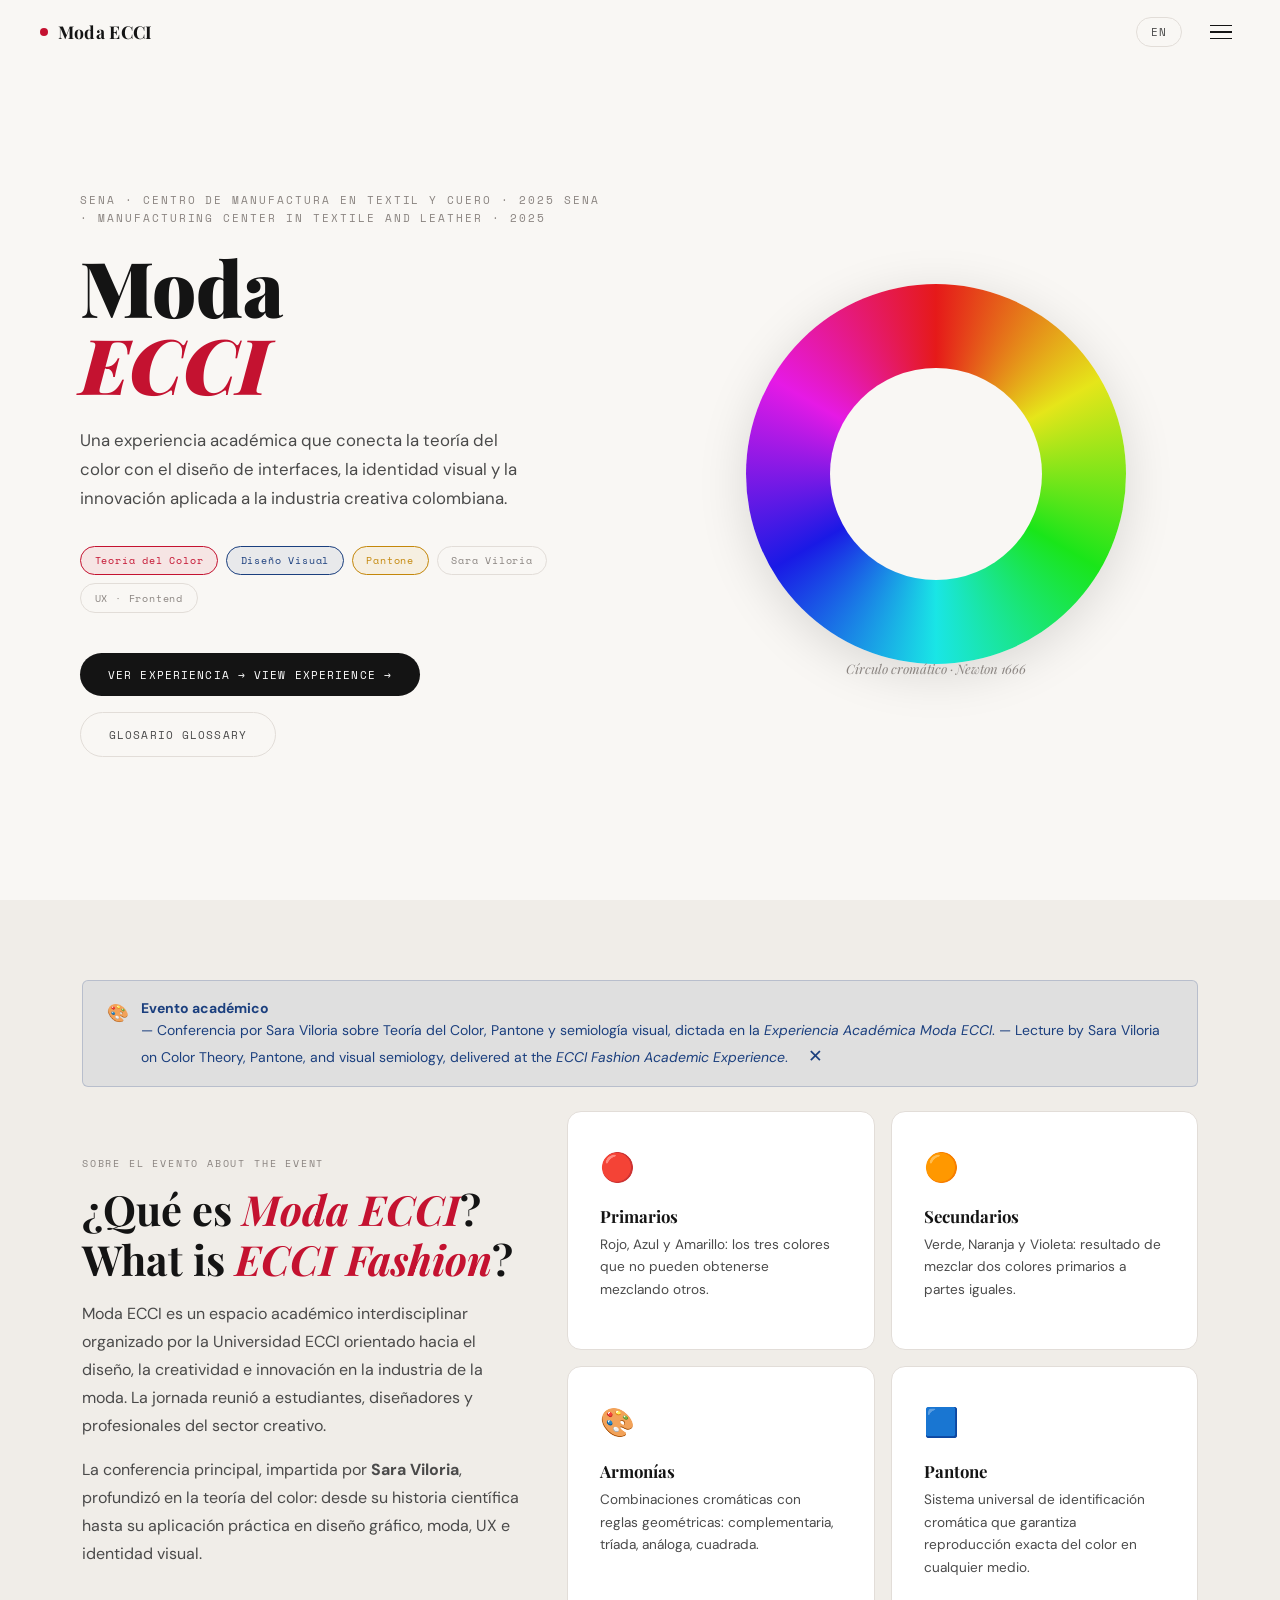
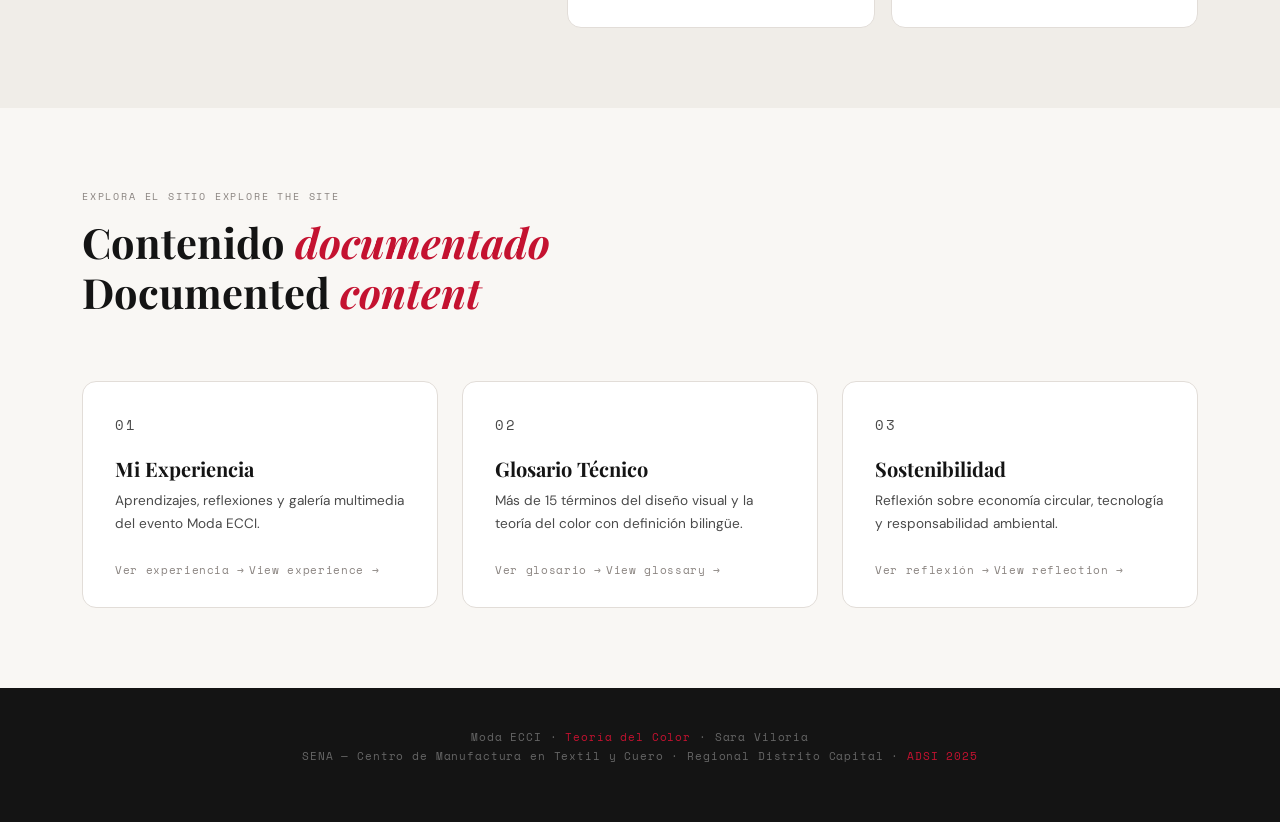
<file: index.html>
<!DOCTYPE html>
<html lang="es">
<head>
  <meta charset="UTF-8" />
  <meta name="viewport" content="width=device-width, initial-scale=1.0" />
  <title>Moda ECCI — Teoría del Color</title>
  <link rel="stylesheet" href="https://cdn.jsdelivr.net/npm/bootstrap@5.3.3/dist/css/bootstrap.min.css" />
  <link rel="stylesheet" href="css/styles.css" />
</head>
<body>

  <!-- ── TOP BAR ── -->
  <header class="topbar">
    <a href="index.html" class="topbar-logo">
      <span class="dot"></span> Moda ECCI
    </a>
    <div class="topbar-controls">
      <button class="lang-btn" id="langBtn" onclick="toggleLang()">EN</button>
      <button class="hamburger" id="hamburger" onclick="toggleMenu()" aria-label="Menú">
        <span></span><span></span><span></span>
      </button>
    </div>
  </header>

  <!-- ── MENU OVERLAY ── -->
  <div class="menu-overlay" id="menuOverlay">
    <nav>
      <a href="index.html"         data-es="Inicio"         data-en="Home">Inicio</a>
      <div class="menu-divider"></div>
      <a href="experiencia.html"   data-es="Experiencia"    data-en="Experience">Experiencia</a>
      <div class="menu-divider"></div>
      <a href="glossary.html"      data-es="Glosario"       data-en="Glossary">Glosario</a>
      <div class="menu-divider"></div>
      <a href="sostenibilidad.html" data-es="Sostenibilidad" data-en="Sustainability">Sostenibilidad</a>
    </nav>
    <p class="menu-close-hint">ESC para cerrar</p>
  </div>

  <!-- ── HERO ── -->
  <section style="min-height:100vh; display:flex; align-items:stretch;">
    <div class="hero">
      <div class="hero-text">
        <p class="eyebrow">
          <span class="txt-es">SENA · Centro de Manufactura en Textil y Cuero · 2025</span>
          <span class="txt-en">SENA · Manufacturing Center in Textile and Leather · 2025</span>
        </p>
        <h1>
          <span data-es="Moda" data-en="ECCI">Moda</span>
          <em data-es="ECCI" data-en="Fashion">ECCI</em>
        </h1>
        <p class="hero-desc txt-es">
          Una experiencia académica que conecta la teoría del color con el diseño de interfaces,
          la identidad visual y la innovación aplicada a la industria creativa colombiana.
        </p>
        <p class="hero-desc txt-en">
          An academic experience that connects color theory with interface design,
          visual identity, and innovation applied to the Colombian creative industry.
        </p>
        <div class="hero-tags">
          <span class="tag red"  data-es="Teoría del Color" data-en="Color Theory">Teoría del Color</span>
          <span class="tag blue" data-es="Diseño Visual"    data-en="Visual Design">Diseño Visual</span>
          <span class="tag gold" data-es="Pantone"          data-en="Pantone">Pantone</span>
          <span class="tag"      data-es="Sara Viloria"     data-en="Sara Viloria">Sara Viloria</span>
          <span class="tag"      data-es="UX · Frontend"    data-en="UX · Frontend">UX · Frontend</span>
        </div>
        <div class="d-flex gap-3 flex-wrap">
          <a href="experiencia.html" class="btn-moda btn-moda-dark">
            <span class="txt-es">Ver experiencia →</span>
            <span class="txt-en">View experience →</span>
          </a>
          <a href="glossary.html" class="btn-moda btn-moda-outline">
            <span class="txt-es">Glosario</span>
            <span class="txt-en">Glossary</span>
          </a>
        </div>
      </div>

      <div class="wheel-wrap">
        <div class="color-wheel"></div>
        <p class="wheel-label txt-es">Círculo cromático · Newton 1666</p>
        <p class="wheel-label txt-en">Color Wheel · Newton 1666</p>
      </div>
    </div>
  </section>

  <!-- ── SOBRE EL EVENTO ── -->
  <section class="section section-alt">
    <div class="container">

      <div class="alert-moda info mb-4 reveal">
        <span class="alert-icon">🎨</span>
        <div>
          <strong class="txt-es">Evento académico</strong>
          <strong class="txt-en">Academic event</strong>
          <span class="txt-es"> — Conferencia por Sara Viloria sobre Teoría del Color, Pantone y semiología visual, dictada en la <em>Experiencia Académica Moda ECCI</em>.</span>
          <span class="txt-en"> — Lecture by Sara Viloria on Color Theory, Pantone, and visual semiology, delivered at the <em>ECCI Fashion Academic Experience</em>.</span>
          <button class="alert-dismiss ms-3" style="background:none;border:none;cursor:pointer;color:inherit;font-size:1.1rem;">✕</button>
        </div>
      </div>

      <div class="row align-items-center g-5">
        <div class="col-lg-5 reveal">
          <p class="section-label">
            <span class="txt-es">Sobre el evento</span>
            <span class="txt-en">About the event</span>
          </p>
          <h2 class="section-title">
            <span class="txt-es">¿Qué es <em>Moda ECCI</em>?</span>
            <span class="txt-en">What is <em>ECCI Fashion</em>?</span>
          </h2>
          <p class="txt-es" style="color:var(--mid); line-height:1.75; margin-bottom:1rem;">
            Moda ECCI es un espacio académico interdisciplinar organizado por la Universidad ECCI
            orientado hacia el diseño, la creatividad e innovación en la industria de la moda.
            La jornada reunió a estudiantes, diseñadores y profesionales del sector creativo.
          </p>
          <p class="txt-en" style="color:var(--mid); line-height:1.75; margin-bottom:1rem;">
            ECCI Fashion is an interdisciplinary academic space organized by ECCI University,
            focused on design, creativity, and innovation in the fashion industry. The event
            brought together students, designers, and creative sector professionals.
          </p>
          <p class="txt-es" style="color:var(--mid); line-height:1.75;">
            La conferencia principal, impartida por <strong>Sara Viloria</strong>, profundizó en
            la teoría del color: desde su historia científica hasta su aplicación práctica en diseño
            gráfico, moda, UX e identidad visual.
          </p>
          <p class="txt-en" style="color:var(--mid); line-height:1.75;">
            The main lecture, delivered by <strong>Sara Viloria</strong>, explored color theory in depth:
            from its scientific history to its practical application in graphic design, fashion, UX,
            and visual identity.
          </p>
        </div>
        <div class="col-lg-7">
          <div class="row g-3">
            <div class="col-6 reveal reveal-d1">
              <div class="info-card">
                <div class="info-card-icon">🔴</div>
                <h4 data-es="Primarios" data-en="Primaries">Primarios</h4>
                <p class="txt-es">Rojo, Azul y Amarillo: los tres colores que no pueden obtenerse mezclando otros.</p>
                <p class="txt-en">Red, Blue, and Yellow: the three colors that cannot be obtained by mixing others.</p>
              </div>
            </div>
            <div class="col-6 reveal reveal-d2">
              <div class="info-card">
                <div class="info-card-icon">🟠</div>
                <h4 data-es="Secundarios" data-en="Secondaries">Secundarios</h4>
                <p class="txt-es">Verde, Naranja y Violeta: resultado de mezclar dos colores primarios a partes iguales.</p>
                <p class="txt-en">Green, Orange, and Violet: results of mixing two primary colors in equal parts.</p>
              </div>
            </div>
            <div class="col-6 reveal reveal-d3">
              <div class="info-card">
                <div class="info-card-icon">🎨</div>
                <h4 data-es="Armonías" data-en="Harmonies">Armonías</h4>
                <p class="txt-es">Combinaciones cromáticas con reglas geométricas: complementaria, tríada, análoga, cuadrada.</p>
                <p class="txt-en">Chromatic combinations with geometric rules: complementary, triadic, analogous, square.</p>
              </div>
            </div>
            <div class="col-6 reveal reveal-d4">
              <div class="info-card">
                <div class="info-card-icon">🟦</div>
                <h4 data-es="Pantone" data-en="Pantone">Pantone</h4>
                <p class="txt-es">Sistema universal de identificación cromática que garantiza reproducción exacta del color en cualquier medio.</p>
                <p class="txt-en">Universal color identification system that ensures exact color reproduction in any medium.</p>
              </div>
            </div>
          </div>
        </div>
      </div>
    </div>
  </section>

  <!-- ── NAVEGACIÓN HACIA PÁGINAS ── -->
  <section class="section">
    <div class="container">
      <div class="row mb-5 reveal">
        <div class="col-lg-6">
          <p class="section-label">
            <span class="txt-es">Explora el sitio</span>
            <span class="txt-en">Explore the site</span>
          </p>
          <h2 class="section-title">
            <span class="txt-es">Contenido <em>documentado</em></span>
            <span class="txt-en">Documented <em>content</em></span>
          </h2>
        </div>
      </div>
      <div class="row g-4">
        <div class="col-md-4 reveal reveal-d1">
          <a href="experiencia.html" class="nav-card-link">
            <div class="nav-card">
              <p class="nav-card-num">01</p>
              <h3 data-es="Mi Experiencia" data-en="My Experience">Mi Experiencia</h3>
              <p class="txt-es">Aprendizajes, reflexiones y galería multimedia del evento Moda ECCI.</p>
              <p class="txt-en">Learnings, reflections, and multimedia gallery from the ECCI Fashion event.</p>
              <span class="nav-card-arrow txt-es">Ver experiencia →</span>
              <span class="nav-card-arrow txt-en">View experience →</span>
            </div>
          </a>
        </div>
        <div class="col-md-4 reveal reveal-d2">
          <a href="glossary.html" class="nav-card-link">
            <div class="nav-card v-blue">
              <p class="nav-card-num">02</p>
              <h3 data-es="Glosario Técnico" data-en="Technical Glossary">Glosario Técnico</h3>
              <p class="txt-es">Más de 15 términos del diseño visual y la teoría del color con definición bilingüe.</p>
              <p class="txt-en">Over 15 visual design and color theory terms with bilingual definitions.</p>
              <span class="nav-card-arrow txt-es">Ver glosario →</span>
              <span class="nav-card-arrow txt-en">View glossary →</span>
            </div>
          </a>
        </div>
        <div class="col-md-4 reveal reveal-d3">
          <a href="sostenibilidad.html" class="nav-card-link">
            <div class="nav-card v-gold">
              <p class="nav-card-num">03</p>
              <h3 data-es="Sostenibilidad" data-en="Sustainability">Sostenibilidad</h3>
              <p class="txt-es">Reflexión sobre economía circular, tecnología y responsabilidad ambiental.</p>
              <p class="txt-en">Reflection on circular economy, technology, and environmental responsibility.</p>
              <span class="nav-card-arrow txt-es">Ver reflexión →</span>
              <span class="nav-card-arrow txt-en">View reflection →</span>
            </div>
          </a>
        </div>
      </div>
    </div>
  </section>

  <!-- ── FOOTER ── -->
  <footer>
    <p>
      Moda ECCI · <span>Teoría del Color</span> · Sara Viloria<br>
      SENA — Centro de Manufactura en Textil y Cuero · Regional Distrito Capital · <span>ADSI 2025</span>
    </p>
  </footer>

  <script src="https://cdn.jsdelivr.net/npm/bootstrap@5.3.3/dist/js/bootstrap.bundle.min.js"></script>
  <script src="js/main.js"></script>
</body>
</html>
</file>
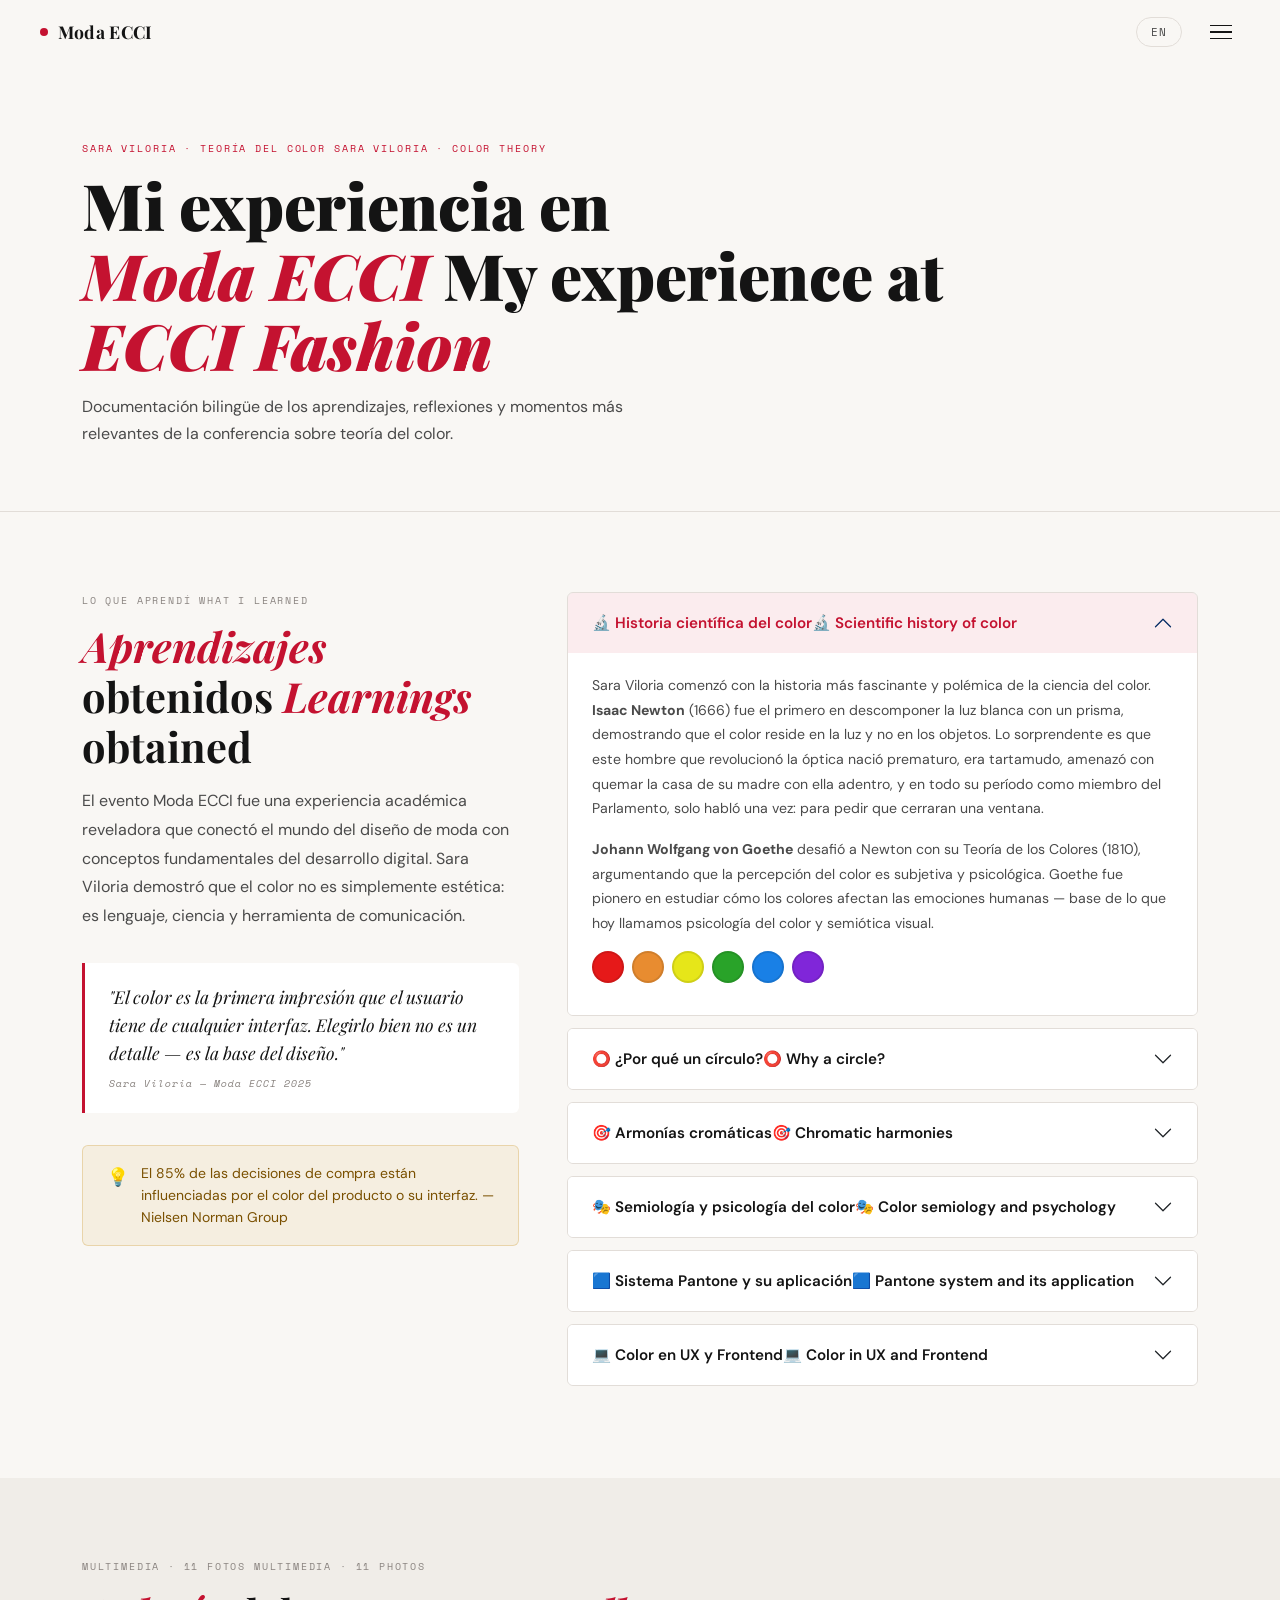
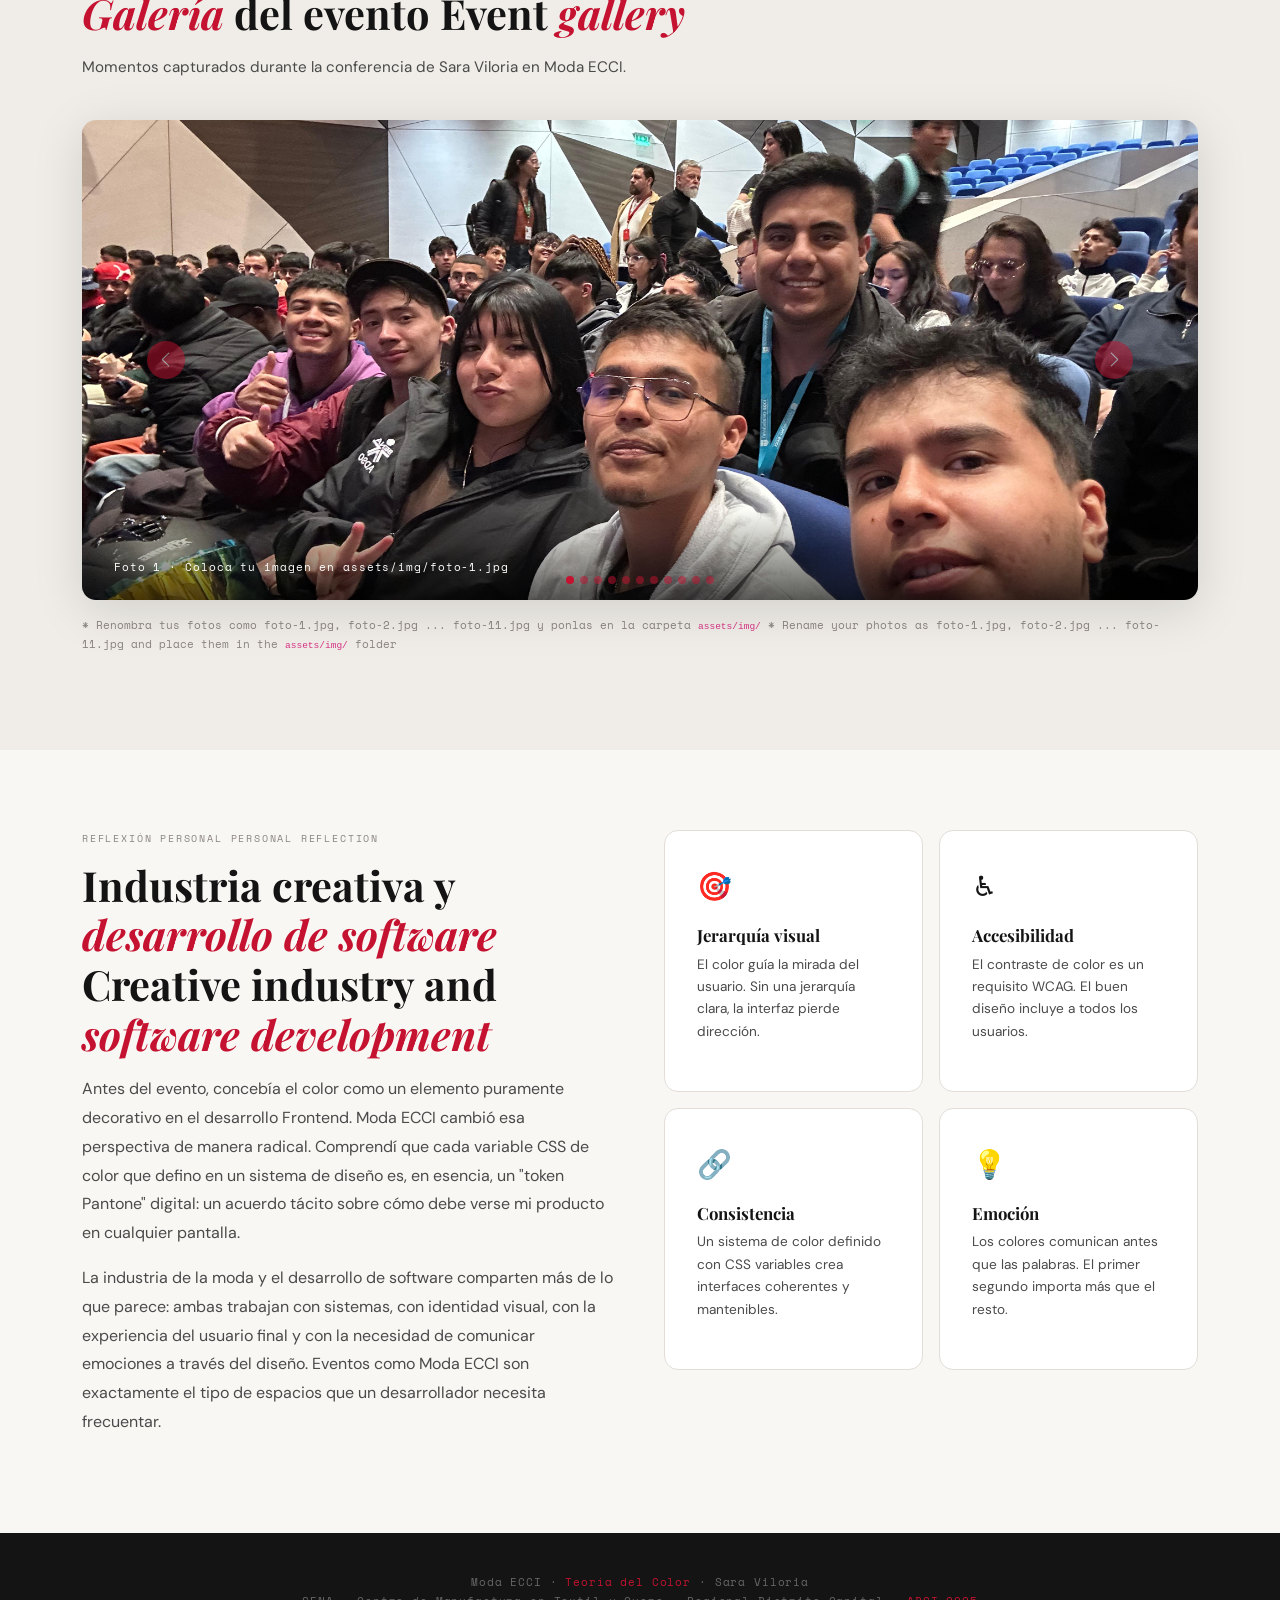
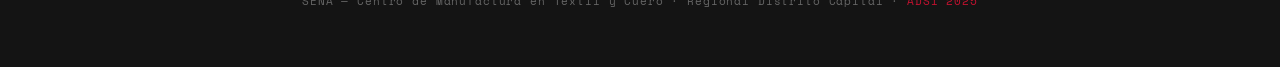
<file: experiencia.html>
<!doctype html>
<html lang="es">
  <head>
    <meta charset="UTF-8" />
    <meta name="viewport" content="width=device-width, initial-scale=1.0" />
    <title>Experiencia — Moda ECCI</title>
    <link
      rel="stylesheet"
      href="https://cdn.jsdelivr.net/npm/bootstrap@5.3.3/dist/css/bootstrap.min.css"
    />
    <link rel="stylesheet" href="css/styles.css" />
  </head>
  <body>
    <!-- TOP BAR -->
    <header class="topbar">
      <a href="index.html" class="topbar-logo">
        <span class="dot"></span> Moda ECCI
      </a>
      <div class="topbar-controls">
        <button class="lang-btn" id="langBtn" onclick="toggleLang()">EN</button>
        <button
          class="hamburger"
          id="hamburger"
          onclick="toggleMenu()"
          aria-label="Menú"
        >
          <span></span><span></span><span></span>
        </button>
      </div>
    </header>

    <!-- MENU OVERLAY -->
    <div class="menu-overlay" id="menuOverlay">
      <nav>
        <a href="index.html" data-es="Inicio" data-en="Home">Inicio</a>
        <div class="menu-divider"></div>
        <a href="experiencia.html" data-es="Experiencia" data-en="Experience"
          >Experiencia</a
        >
        <div class="menu-divider"></div>
        <a href="glossary.html" data-es="Glosario" data-en="Glossary"
          >Glosario</a
        >
        <div class="menu-divider"></div>
        <a
          href="sostenibilidad.html"
          data-es="Sostenibilidad"
          data-en="Sustainability"
          >Sostenibilidad</a
        >
      </nav>
      <p class="menu-close-hint">ESC para cerrar</p>
    </div>

    <!-- PAGE HEADER -->
    <div class="page-hdr">
      <div class="container">
        <p class="eyebrow">
          <span class="txt-es">Sara Viloria · Teoría del Color</span>
          <span class="txt-en">Sara Viloria · Color Theory</span>
        </p>
        <h1>
          <span class="txt-es"
            >Mi experiencia en<br /><em
              style="font-style: italic; color: var(--red)"
              >Moda ECCI</em
            ></span
          >
          <span class="txt-en"
            >My experience at<br /><em
              style="font-style: italic; color: var(--red)"
              >ECCI Fashion</em
            ></span
          >
        </h1>
        <p class="txt-es">
          Documentación bilingüe de los aprendizajes, reflexiones y momentos más
          relevantes de la conferencia sobre teoría del color.
        </p>
        <p class="txt-en">
          Bilingual documentation of the learnings, reflections, and most
          relevant moments from the color theory lecture.
        </p>
      </div>
    </div>

    <!-- ── APRENDIZAJES PRINCIPALES ── -->
    <section class="section">
      <div class="container">
        <div class="row g-5 align-items-start">
          <div class="col-lg-5 reveal">
            <p class="section-label">
              <span class="txt-es">Lo que aprendí</span>
              <span class="txt-en">What I learned</span>
            </p>
            <h2 class="section-title">
              <span class="txt-es"><em>Aprendizajes</em> obtenidos</span>
              <span class="txt-en"><em>Learnings</em> obtained</span>
            </h2>
            <p
              class="txt-es"
              style="
                color: var(--mid);
                line-height: 1.8;
                margin-bottom: 1.25rem;
              "
            >
              El evento Moda ECCI fue una experiencia académica reveladora que
              conectó el mundo del diseño de moda con conceptos fundamentales
              del desarrollo digital. Sara Viloria demostró que el color no es
              simplemente estética: es lenguaje, ciencia y herramienta de
              comunicación.
            </p>
            <p
              class="txt-en"
              style="
                color: var(--mid);
                line-height: 1.8;
                margin-bottom: 1.25rem;
              "
            >
              The ECCI Fashion event was a revealing academic experience that
              connected the world of fashion design with fundamental digital
              development concepts. Sara Viloria demonstrated that color is not
              merely aesthetics: it is language, science, and a communication
              tool.
            </p>

            <div class="quote-block">
              <p class="txt-es">
                "El color es la primera impresión que el usuario tiene de
                cualquier interfaz. Elegirlo bien no es un detalle — es la base
                del diseño."
              </p>
              <p class="txt-en">
                "Color is the first impression a user has of any interface.
                Choosing it well is not a detail — it is the foundation of
                design."
              </p>
              <cite>Sara Viloria — Moda ECCI 2025</cite>
            </div>

            <div class="alert-moda warn mt-3">
              <span class="alert-icon">💡</span>
              <p class="txt-es mb-0">
                El 85% de las decisiones de compra están influenciadas por el
                color del producto o su interfaz. — Nielsen Norman Group
              </p>
              <p class="txt-en mb-0">
                85% of purchase decisions are influenced by the color of the
                product or its interface. — Nielsen Norman Group
              </p>
            </div>
          </div>

          <div class="col-lg-7">
            <!-- ACCORDION -->
            <div class="accordion reveal reveal-d1" id="accordionExp">
              <div class="accordion-item">
                <h2 class="accordion-header">
                  <button
                    class="accordion-button"
                    type="button"
                    data-bs-toggle="collapse"
                    data-bs-target="#acc1"
                  >
                    <span class="txt-es">🔬 Historia científica del color</span>
                    <span class="txt-en">🔬 Scientific history of color</span>
                  </button>
                </h2>
                <div
                  id="acc1"
                  class="accordion-collapse collapse show"
                  data-bs-parent="#accordionExp"
                >
                  <div class="accordion-body">
                    <p class="txt-es">
                      Sara Viloria comenzó con la historia más fascinante y
                      polémica de la ciencia del color.
                      <strong>Isaac Newton</strong> (1666) fue el primero en
                      descomponer la luz blanca con un prisma, demostrando que
                      el color reside en la luz y no en los objetos. Lo
                      sorprendente es que este hombre que revolucionó la óptica
                      nació prematuro, era tartamudo, amenazó con quemar la casa
                      de su madre con ella adentro, y en todo su período como
                      miembro del Parlamento, solo habló una vez: para pedir que
                      cerraran una ventana.
                    </p>
                    <p class="txt-en">
                      Sara Viloria began with the most fascinating and
                      controversial history in color science.
                      <strong>Isaac Newton</strong> (1666) was the first to
                      decompose white light with a prism, demonstrating that
                      color resides in light, not in objects. Remarkably, this
                      man who revolutionized optics was born premature, had a
                      stutter, once threatened to burn his mother's house with
                      her inside, and during his entire tenure as a Parliament
                      member, he only spoke once — to ask someone to close a
                      window.
                    </p>
                    <p class="txt-es" style="margin-top: 0.75rem">
                      <strong>Johann Wolfgang von Goethe</strong> desafió a
                      Newton con su Teoría de los Colores (1810), argumentando
                      que la percepción del color es subjetiva y psicológica.
                      Goethe fue pionero en estudiar cómo los colores afectan
                      las emociones humanas — base de lo que hoy llamamos
                      psicología del color y semiótica visual.
                    </p>
                    <p class="txt-en" style="margin-top: 0.75rem">
                      <strong>Johann Wolfgang von Goethe</strong> challenged
                      Newton with his Theory of Colors (1810), arguing that
                      color perception is subjective and psychological. Goethe
                      pioneered the study of how colors affect human emotions —
                      the foundation of what we now call color psychology and
                      visual semiotics.
                    </p>
                    <div class="harmony-row mt-2">
                      <div
                        class="swatch"
                        style="background: hsl(0, 80%, 50%)"
                        title="Rojo/Red"
                      ></div>
                      <div
                        class="swatch"
                        style="background: hsl(30, 80%, 55%)"
                        title="Naranja/Orange"
                      ></div>
                      <div
                        class="swatch"
                        style="background: hsl(60, 80%, 50%)"
                        title="Amarillo/Yellow"
                      ></div>
                      <div
                        class="swatch"
                        style="background: hsl(120, 60%, 40%)"
                        title="Verde/Green"
                      ></div>
                      <div
                        class="swatch"
                        style="background: hsl(210, 80%, 50%)"
                        title="Azul/Blue"
                      ></div>
                      <div
                        class="swatch"
                        style="background: hsl(270, 70%, 50%)"
                        title="Violeta/Violet"
                      ></div>
                    </div>
                  </div>
                </div>
              </div>

              <div class="accordion-item">
                <h2 class="accordion-header">
                  <button
                    class="accordion-button collapsed"
                    type="button"
                    data-bs-toggle="collapse"
                    data-bs-target="#acc2"
                  >
                    <span class="txt-es">⭕ ¿Por qué un círculo?</span>
                    <span class="txt-en">⭕ Why a circle?</span>
                  </button>
                </h2>
                <div
                  id="acc2"
                  class="accordion-collapse collapse"
                  data-bs-parent="#accordionExp"
                >
                  <div class="accordion-body">
                    <p class="txt-es">
                      Una de las preguntas más originales de la conferencia fue:
                      ¿por qué representamos los colores en un círculo? La
                      respuesta tiene raíces filosóficas y astronómicas. El
                      filósofo pitagórico
                      <strong>Filoalo</strong> fue la primera persona
                      documentada en postular que la Tierra gira alrededor de un
                      "fuego central". Esta idea fue retomada por Copérnico para
                      la teoría heliocéntrica, y Newton se basó en Copérnico
                      para desarrollar la ley de la gravedad.
                    </p>
                    <p class="txt-en">
                      One of the most original questions from the conference
                      was: why do we represent colors in a circle? The answer
                      has philosophical and astronomical roots. The Pythagorean
                      philosopher
                      <strong>Philolaus</strong> was the first documented person
                      to propose that Earth revolves around a "central fire."
                      This idea was adopted by Copernicus for the heliocentric
                      theory, and Newton built on Copernicus to develop the law
                      of gravity.
                    </p>
                    <p class="txt-es" style="margin-top: 0.75rem">
                      El círculo refleja la naturaleza continua y cíclica de las
                      relaciones cromáticas: no hay inicio ni fin, igual que el
                      espectro de la luz. Esta forma geométrica perfecta permite
                      visualizar las armonías, los contrastes y las relaciones
                      entre colores de manera intuitiva.
                    </p>
                    <p class="txt-en" style="margin-top: 0.75rem">
                      The circle reflects the continuous and cyclical nature of
                      chromatic relationships: there is no beginning or end,
                      just like the light spectrum. This perfect geometric shape
                      allows us to visualize harmonies, contrasts, and color
                      relationships intuitively.
                    </p>
                  </div>
                </div>
              </div>

              <div class="accordion-item">
                <h2 class="accordion-header">
                  <button
                    class="accordion-button collapsed"
                    type="button"
                    data-bs-toggle="collapse"
                    data-bs-target="#acc3"
                  >
                    <span class="txt-es">🎯 Armonías cromáticas</span>
                    <span class="txt-en">🎯 Chromatic harmonies</span>
                  </button>
                </h2>
                <div
                  id="acc3"
                  class="accordion-collapse collapse"
                  data-bs-parent="#accordionExp"
                >
                  <div class="accordion-body">
                    <p class="txt-es" style="margin-bottom: 0.75rem">
                      Las armonías son combinaciones de colores que siguen
                      reglas geométricas dentro del círculo cromático:
                    </p>
                    <p class="txt-en" style="margin-bottom: 0.75rem">
                      Harmonies are color combinations that follow geometric
                      rules within the color wheel:
                    </p>
                    <ul
                      style="
                        color: var(--mid);
                        font-size: 0.875rem;
                        line-height: 2;
                        padding-left: 1.25rem;
                      "
                    >
                      <li class="txt-es">
                        <strong>Complementarios:</strong> colores opuestos en el
                        círculo (máximo contraste).
                      </li>
                      <li class="txt-en">
                        <strong>Complementary:</strong> colors directly opposite
                        on the wheel (maximum contrast).
                      </li>
                      <li class="txt-es">
                        <strong>Tríada:</strong> tres colores formando un
                        triángulo equilátero o isósceles.
                      </li>
                      <li class="txt-en">
                        <strong>Triadic:</strong> three colors forming an
                        equilateral or isosceles triangle.
                      </li>
                      <li class="txt-es">
                        <strong>Cuadrado:</strong> cuatro colores formando un
                        cuadrado.
                      </li>
                      <li class="txt-en">
                        <strong>Square (Tetradic):</strong> four colors forming
                        a square.
                      </li>
                      <li class="txt-es">
                        <strong>Rectángulo:</strong> cuatro colores en figura
                        rectangular.
                      </li>
                      <li class="txt-en">
                        <strong>Rectangle:</strong> four colors in a rectangular
                        arrangement.
                      </li>
                      <li class="txt-es">
                        <strong>Análogos:</strong> grupo de tres colores
                        adyacentes (se tocan en el círculo).
                      </li>
                      <li class="txt-en">
                        <strong>Analogous:</strong> group of three adjacent
                        colors (touching on the wheel).
                      </li>
                    </ul>
                    <p
                      class="txt-es"
                      style="
                        margin-top: 0.75rem;
                        color: var(--mid);
                        font-size: 0.875rem;
                      "
                    >
                      En UX y diseño de interfaces, usar una armonía definida no
                      es solo estética: mejora la jerarquía visual, la
                      accesibilidad y la coherencia de la experiencia de
                      usuario.
                    </p>
                    <p
                      class="txt-en"
                      style="
                        margin-top: 0.75rem;
                        color: var(--mid);
                        font-size: 0.875rem;
                      "
                    >
                      In UX and interface design, using a defined harmony is not
                      just aesthetics: it improves visual hierarchy,
                      accessibility, and consistency of user experience.
                    </p>
                  </div>
                </div>
              </div>

              <div class="accordion-item">
                <h2 class="accordion-header">
                  <button
                    class="accordion-button collapsed"
                    type="button"
                    data-bs-toggle="collapse"
                    data-bs-target="#acc4"
                  >
                    <span class="txt-es"
                      >🎭 Semiología y psicología del color</span
                    >
                    <span class="txt-en"
                      >🎭 Color semiology and psychology</span
                    >
                  </button>
                </h2>
                <div
                  id="acc4"
                  class="accordion-collapse collapse"
                  data-bs-parent="#accordionExp"
                >
                  <div class="accordion-body">
                    <p class="txt-es">
                      La semiología del color estudia los significados
                      culturales y emocionales que los colores comunican. Goethe
                      fue pionero en esta área: para él, el
                      <strong>rojo</strong> representa pasión y energía; el
                      <strong>azul</strong>, calma y confianza; el
                      <strong>amarillo</strong>, optimismo y creatividad; el
                      <strong>verde</strong>, naturaleza y equilibrio.
                    </p>
                    <p class="txt-en">
                      Color semiology studies the cultural and emotional
                      meanings that colors communicate. Goethe was a pioneer in
                      this area: for him, <strong>red</strong> represents
                      passion and energy; <strong>blue</strong>, calm and trust;
                      <strong>yellow</strong>, optimism and creativity;
                      <strong>green</strong>, nature and balance.
                    </p>
                    <p class="txt-es" style="margin-top: 0.75rem">
                      Aplicado al desarrollo Frontend, esto significa que cada
                      decisión de color en una interfaz comunica algo al
                      usuario. Los botones de llamado a la acción (CTA) suelen
                      ser rojos o naranjas porque generan urgencia. Las
                      interfaces bancarias usan azul para transmitir seguridad.
                    </p>
                    <p class="txt-en" style="margin-top: 0.75rem">
                      Applied to Frontend development, this means every color
                      decision in an interface communicates something to the
                      user. Call-to-action buttons are often red or orange
                      because they generate urgency. Banking interfaces use blue
                      to convey security.
                    </p>
                  </div>
                </div>
              </div>

              <div class="accordion-item">
                <h2 class="accordion-header">
                  <button
                    class="accordion-button collapsed"
                    type="button"
                    data-bs-toggle="collapse"
                    data-bs-target="#acc5"
                  >
                    <span class="txt-es"
                      >🟦 Sistema Pantone y su aplicación</span
                    >
                    <span class="txt-en"
                      >🟦 Pantone system and its application</span
                    >
                  </button>
                </h2>
                <div
                  id="acc5"
                  class="accordion-collapse collapse"
                  data-bs-parent="#accordionExp"
                >
                  <div class="accordion-body">
                    <p class="txt-es">
                      El sistema <strong>Pantone</strong> es un lenguaje
                      universal del color: cada tono tiene un código único que
                      garantiza reproducción exacta en cualquier medio, país o
                      tecnología. Fue creado en 1963 por Lawrence Herbert y hoy
                      es el estándar de la industria en moda, diseño gráfico,
                      packaging y producción digital.
                    </p>
                    <p class="txt-en">
                      The <strong>Pantone</strong> system is a universal
                      language of color: each hue has a unique code that
                      guarantees exact reproduction in any medium, country, or
                      technology. It was created in 1963 by Lawrence Herbert and
                      is today the industry standard in fashion, graphic design,
                      packaging, and digital production.
                    </p>
                    <p class="txt-es" style="margin-top: 0.75rem">
                      En diseño de interfaces, los tokens de color (CSS
                      variables, design tokens) cumplen una función similar al
                      Pantone: asegurar consistencia cromática en todos los
                      componentes de un sistema de diseño. Esta conexión entre
                      moda y desarrollo de software fue uno de los aprendizajes
                      más valiosos del evento.
                    </p>
                    <p class="txt-en" style="margin-top: 0.75rem">
                      In interface design, color tokens (CSS variables, design
                      tokens) fulfill a similar function to Pantone: ensuring
                      chromatic consistency across all components of a design
                      system. This connection between fashion and software
                      development was one of the most valuable learnings from
                      the event.
                    </p>
                  </div>
                </div>
              </div>

              <div class="accordion-item">
                <h2 class="accordion-header">
                  <button
                    class="accordion-button collapsed"
                    type="button"
                    data-bs-toggle="collapse"
                    data-bs-target="#acc6"
                  >
                    <span class="txt-es">💻 Color en UX y Frontend</span>
                    <span class="txt-en">💻 Color in UX and Frontend</span>
                  </button>
                </h2>
                <div
                  id="acc6"
                  class="accordion-collapse collapse"
                  data-bs-parent="#accordionExp"
                >
                  <div class="accordion-body">
                    <p class="txt-es">
                      El color en el desarrollo Frontend no es un dato estético
                      sino funcional. Determina la
                      <strong>jerarquía visual</strong> (qué ve primero el
                      usuario), la <strong>accesibilidad</strong> (contraste
                      suficiente para personas con daltonismo), la
                      <strong>identidad de marca</strong> y el
                      <strong>estado de los componentes</strong> (activo,
                      deshabilitado, error, éxito).
                    </p>
                    <p class="txt-en">
                      Color in Frontend development is not merely an aesthetic
                      element but a functional one. It determines
                      <strong>visual hierarchy</strong> (what the user sees
                      first), <strong>accessibility</strong> (sufficient
                      contrast for color-blind users),
                      <strong>brand identity</strong>, and
                      <strong>component states</strong> (active, disabled,
                      error, success).
                    </p>
                    <p class="txt-es" style="margin-top: 0.75rem">
                      Las variables CSS (<code>--primary</code>,
                      <code>--accent</code>, <code>--muted</code>) son la
                      implementación técnica de un sistema de diseño cromático.
                      Este sitio web mismo aplica una triada cromática (rojo,
                      azul, dorado) que demuestra los principios enseñados por
                      Sara Viloria.
                    </p>
                    <p class="txt-en" style="margin-top: 0.75rem">
                      CSS variables (<code>--primary</code>,
                      <code>--accent</code>, <code>--muted</code>) are the
                      technical implementation of a chromatic design system.
                      This very website applies a chromatic triad (red, blue,
                      gold) that demonstrates the principles taught by Sara
                      Viloria.
                    </p>
                  </div>
                </div>
              </div>
            </div>
            <!-- end accordion -->
          </div>
        </div>
      </div>
    </section>

    <!-- ── GALERÍA MULTIMEDIA ── -->
    <section class="section section-alt">
      <div class="container">
        <div class="row mb-4 reveal">
          <div class="col">
            <p class="section-label">
              <span class="txt-es">Multimedia · 11 fotos</span>
              <span class="txt-en">Multimedia · 11 photos</span>
            </p>
            <h2 class="section-title">
              <span class="txt-es"><em>Galería</em> del evento</span>
              <span class="txt-en">Event <em>gallery</em></span>
            </h2>
            <p class="txt-es section-sub">
              Momentos capturados durante la conferencia de Sara Viloria en Moda
              ECCI.
            </p>
            <p class="txt-en section-sub">
              Moments captured during Sara Viloria's lecture at ECCI Fashion.
            </p>
          </div>
        </div>

        <!-- BOOTSTRAP CAROUSEL — 11 fotos -->
        <div class="carousel-wrap reveal">
          <div
            id="galeriaCarousel"
            class="carousel slide"
            data-bs-ride="carousel"
            data-bs-interval="4000"
          >
            <div class="carousel-indicators">
              <button
                type="button"
                data-bs-target="#galeriaCarousel"
                data-bs-slide-to="0"
                class="active"
              ></button>
              <button
                type="button"
                data-bs-target="#galeriaCarousel"
                data-bs-slide-to="1"
              ></button>
              <button
                type="button"
                data-bs-target="#galeriaCarousel"
                data-bs-slide-to="2"
              ></button>
              <button
                type="button"
                data-bs-target="#galeriaCarousel"
                data-bs-slide-to="3"
              ></button>
              <button
                type="button"
                data-bs-target="#galeriaCarousel"
                data-bs-slide-to="4"
              ></button>
              <button
                type="button"
                data-bs-target="#galeriaCarousel"
                data-bs-slide-to="5"
              ></button>
              <button
                type="button"
                data-bs-target="#galeriaCarousel"
                data-bs-slide-to="6"
              ></button>
              <button
                type="button"
                data-bs-target="#galeriaCarousel"
                data-bs-slide-to="7"
              ></button>
              <button
                type="button"
                data-bs-target="#galeriaCarousel"
                data-bs-slide-to="8"
              ></button>
              <button
                type="button"
                data-bs-target="#galeriaCarousel"
                data-bs-slide-to="9"
              ></button>
              <button
                type="button"
                data-bs-target="#galeriaCarousel"
                data-bs-slide-to="10"
              ></button>
            </div>

            <div class="carousel-inner">
              <!-- FOTO 1 -->
              <div class="carousel-item active">
                <img
                  src="assets/img/WhatsApp Image 2026-06-12 at 9.41.54 PM.jpeg"
                  alt="Moda ECCI - Foto 1"
                />
                <div class="carousel-caption">
                  <p class="txt-es">
                    Foto 1 · Coloca tu imagen en assets/img/foto-1.jpg
                  </p>
                  <p class="txt-en">
                    Photo 1 · Place your image at assets/img/foto-1.jpg
                  </p>
                </div>
              </div>
              <!-- FOTO 2 -->
              <div class="carousel-item">
                <img
                  src="assets/img/WhatsApp Image 2026-06-12 at 9.42.36 PM (1).jpeg"
                  alt="Moda ECCI - Foto 2"
                />
                <div class="carousel-caption">
                  <p class="txt-es">Foto 2 · assets/img/foto-2.jpg</p>
                  <p class="txt-en">Photo 2 · assets/img/foto-2.jpg</p>
                </div>
              </div>
              <!-- FOTO 3 -->
              <div class="carousel-item">
                <img
                  src="assets/img/WhatsApp Image 2026-06-12 at 9.42.36 PM.jpeg"
                  alt="Moda ECCI - Foto 3"
                />
                <div class="carousel-caption">
                  <p class="txt-es">Foto 3 · assets/img/foto-3.jpg</p>
                  <p class="txt-en">Photo 3 · assets/img/foto-3.jpg</p>
                </div>
              </div>
              <!-- FOTO 4 -->
              <div class="carousel-item">
                <img
                  src="assets/img/WhatsApp Image 2026-06-12 at 9.42.37 PM (1).jpeg"
                  alt="Moda ECCI - Foto 4"
                />
                <div class="carousel-caption">
                  <p class="txt-es">Foto 4 · assets/img/foto-4.jpg</p>
                  <p class="txt-en">Photo 4 · assets/img/foto-4.jpg</p>
                </div>
              </div>
              <!-- FOTO 5 -->
              <div class="carousel-item">
                <img
                  src="assets/img/WhatsApp Image 2026-06-12 at 9.42.37 PM (2).jpeg"
                  alt="Moda ECCI - Foto 5"
                />
                <div class="carousel-caption">
                  <p class="txt-es">Foto 5 · assets/img/foto-5.jpg</p>
                  <p class="txt-en">Photo 5 · assets/img/foto-5.jpg</p>
                </div>
              </div>
              <!-- FOTO 6 -->
              <div class="carousel-item">
                <img
                  src="assets/img/WhatsApp Image 2026-06-12 at 9.42.37 PM.jpeg"
                  alt="Moda ECCI - Foto 6"
                />
                <div class="carousel-caption">
                  <p class="txt-es">Foto 6 · assets/img/foto-6.jpg</p>
                  <p class="txt-en">Photo 6 · assets/img/foto-6.jpg</p>
                </div>
              </div>
              <!-- FOTO 7 -->
              <div class="carousel-item">
                <img
                  src="assets/img/WhatsApp Image 2026-06-12 at 9.42.38 PM (1).jpeg"
                  alt="Moda ECCI - Foto 7"
                />
                <div class="carousel-caption">
                  <p class="txt-es">Foto 7 · assets/img/foto-7.jpg</p>
                  <p class="txt-en">Photo 7 · assets/img/foto-7.jpg</p>
                </div>
              </div>
              <!-- FOTO 8 -->
              <div class="carousel-item">
                <img
                  src="assets/img/WhatsApp Image 2026-06-12 at 9.42.38 PM (2).jpeg"
                  alt="Moda ECCI - Foto 8"
                />
                <div class="carousel-caption">
                  <p class="txt-es">Foto 8 · assets/img/foto-8.jpg</p>
                  <p class="txt-en">Photo 8 · assets/img/foto-8.jpg</p>
                </div>
              </div>
              <!-- FOTO 9 -->
              <div class="carousel-item">
                <img
                  src="assets/img/WhatsApp Image 2026-06-12 at 9.42.38 PM (3).jpeg"
                  alt="Moda ECCI - Foto 9"
                />
                <div class="carousel-caption">
                  <p class="txt-es">Foto 9 · assets/img/foto-9.jpg</p>
                  <p class="txt-en">Photo 9 · assets/img/foto-9.jpg</p>
                </div>
              </div>
              <!-- FOTO 10 -->
              <div class="carousel-item">
                <img
                  src="assets/img/WhatsApp Image 2026-06-12 at 9.42.38 PM.jpeg"
                  alt="Moda ECCI - Foto 10"
                />
                <div class="carousel-caption">
                  <p class="txt-es">Foto 10 · assets/img/foto-10.jpg</p>
                  <p class="txt-en">Photo 10 · assets/img/foto-10.jpg</p>
                </div>
              </div>
              <!-- FOTO 11 -->
              <div class="carousel-item">
                <img
                  src="assets/img/WhatsApp Image 2026-06-12 at 9.41.54 PM.jpeg"
                  alt="Moda ECCI - Foto 11"
                />
                <div class="carousel-caption">
                  <p class="txt-es">Foto 11 · assets/img/foto-11.jpg</p>
                  <p class="txt-en">Photo 11 · assets/img/foto-11.jpg</p>
                </div>
              </div>
            </div>

            <button
              class="carousel-control-prev"
              type="button"
              data-bs-target="#galeriaCarousel"
              data-bs-slide="prev"
            >
              <span class="carousel-control-prev-icon"></span>
            </button>
            <button
              class="carousel-control-next"
              type="button"
              data-bs-target="#galeriaCarousel"
              data-bs-slide="next"
            >
              <span class="carousel-control-next-icon"></span>
            </button>
          </div>
        </div>

        <p
          class="mt-3"
          style="
            font-family: var(--font-mono);
            font-size: 0.68rem;
            color: var(--muted);
          "
        >
          <span class="txt-es"
            >* Renombra tus fotos como foto-1.jpg, foto-2.jpg ... foto-11.jpg y
            ponlas en la carpeta <code>assets/img/</code></span
          >
          <span class="txt-en"
            >* Rename your photos as foto-1.jpg, foto-2.jpg ... foto-11.jpg and
            place them in the <code>assets/img/</code> folder</span
          >
        </p>
      </div>
    </section>

    <!-- ── REFLEXIÓN PERSONAL ── -->
    <section class="section">
      <div class="container">
        <div class="row g-5">
          <div class="col-lg-6 reveal">
            <p class="section-label">
              <span class="txt-es">Reflexión personal</span>
              <span class="txt-en">Personal reflection</span>
            </p>
            <h2 class="section-title">
              <span class="txt-es"
                >Industria creativa y <em>desarrollo de software</em></span
              >
              <span class="txt-en"
                >Creative industry and <em>software development</em></span
              >
            </h2>
            <p
              class="txt-es"
              style="color: var(--mid); line-height: 1.8; margin-bottom: 1rem"
            >
              Antes del evento, concebía el color como un elemento puramente
              decorativo en el desarrollo Frontend. Moda ECCI cambió esa
              perspectiva de manera radical. Comprendí que cada variable CSS de
              color que defino en un sistema de diseño es, en esencia, un "token
              Pantone" digital: un acuerdo tácito sobre cómo debe verse mi
              producto en cualquier pantalla.
            </p>
            <p
              class="txt-en"
              style="color: var(--mid); line-height: 1.8; margin-bottom: 1rem"
            >
              Before the event, I conceived of color as a purely decorative
              element in Frontend development. ECCI Fashion radically changed
              that perspective. I understood that every CSS color variable I
              define in a design system is, in essence, a digital "Pantone
              token": a tacit agreement about how my product should look on any
              screen.
            </p>
            <p class="txt-es" style="color: var(--mid); line-height: 1.8">
              La industria de la moda y el desarrollo de software comparten más
              de lo que parece: ambas trabajan con sistemas, con identidad
              visual, con la experiencia del usuario final y con la necesidad de
              comunicar emociones a través del diseño. Eventos como Moda ECCI
              son exactamente el tipo de espacios que un desarrollador necesita
              frecuentar.
            </p>
            <p class="txt-en" style="color: var(--mid); line-height: 1.8">
              The fashion industry and software development share more than it
              seems: both work with systems, visual identity, end-user
              experience, and the need to communicate emotions through design.
              Events like ECCI Fashion are exactly the kind of spaces a
              developer needs to frequent.
            </p>
          </div>
          <div class="col-lg-6 reveal reveal-d2">
            <div class="row g-3">
              <div class="col-6">
                <div class="info-card">
                  <div class="info-card-icon">🎯</div>
                  <h4 data-es="Jerarquía visual" data-en="Visual hierarchy">
                    Jerarquía visual
                  </h4>
                  <p class="txt-es">
                    El color guía la mirada del usuario. Sin una jerarquía
                    clara, la interfaz pierde dirección.
                  </p>
                  <p class="txt-en">
                    Color guides the user's gaze. Without clear hierarchy, the
                    interface loses direction.
                  </p>
                </div>
              </div>
              <div class="col-6">
                <div class="info-card">
                  <div class="info-card-icon">♿</div>
                  <h4 data-es="Accesibilidad" data-en="Accessibility">
                    Accesibilidad
                  </h4>
                  <p class="txt-es">
                    El contraste de color es un requisito WCAG. El buen diseño
                    incluye a todos los usuarios.
                  </p>
                  <p class="txt-en">
                    Color contrast is a WCAG requirement. Good design includes
                    all users.
                  </p>
                </div>
              </div>
              <div class="col-6">
                <div class="info-card">
                  <div class="info-card-icon">🔗</div>
                  <h4 data-es="Consistencia" data-en="Consistency">
                    Consistencia
                  </h4>
                  <p class="txt-es">
                    Un sistema de color definido con CSS variables crea
                    interfaces coherentes y mantenibles.
                  </p>
                  <p class="txt-en">
                    A color system defined with CSS variables creates
                    consistent, maintainable interfaces.
                  </p>
                </div>
              </div>
              <div class="col-6">
                <div class="info-card">
                  <div class="info-card-icon">💡</div>
                  <h4 data-es="Emoción" data-en="Emotion">Emoción</h4>
                  <p class="txt-es">
                    Los colores comunican antes que las palabras. El primer
                    segundo importa más que el resto.
                  </p>
                  <p class="txt-en">
                    Colors communicate before words. The first second matters
                    more than all the rest.
                  </p>
                </div>
              </div>
            </div>
          </div>
        </div>
      </div>
    </section>

    <footer>
      <p>
        Moda ECCI · <span>Teoría del Color</span> · Sara Viloria<br />
        SENA — Centro de Manufactura en Textil y Cuero · Regional Distrito
        Capital · <span>ADSI 2025</span>
      </p>
    </footer>

    <script src="https://cdn.jsdelivr.net/npm/bootstrap@5.3.3/dist/js/bootstrap.bundle.min.js"></script>
    <script src="js/main.js"></script>
  </body>
</html>
</file>
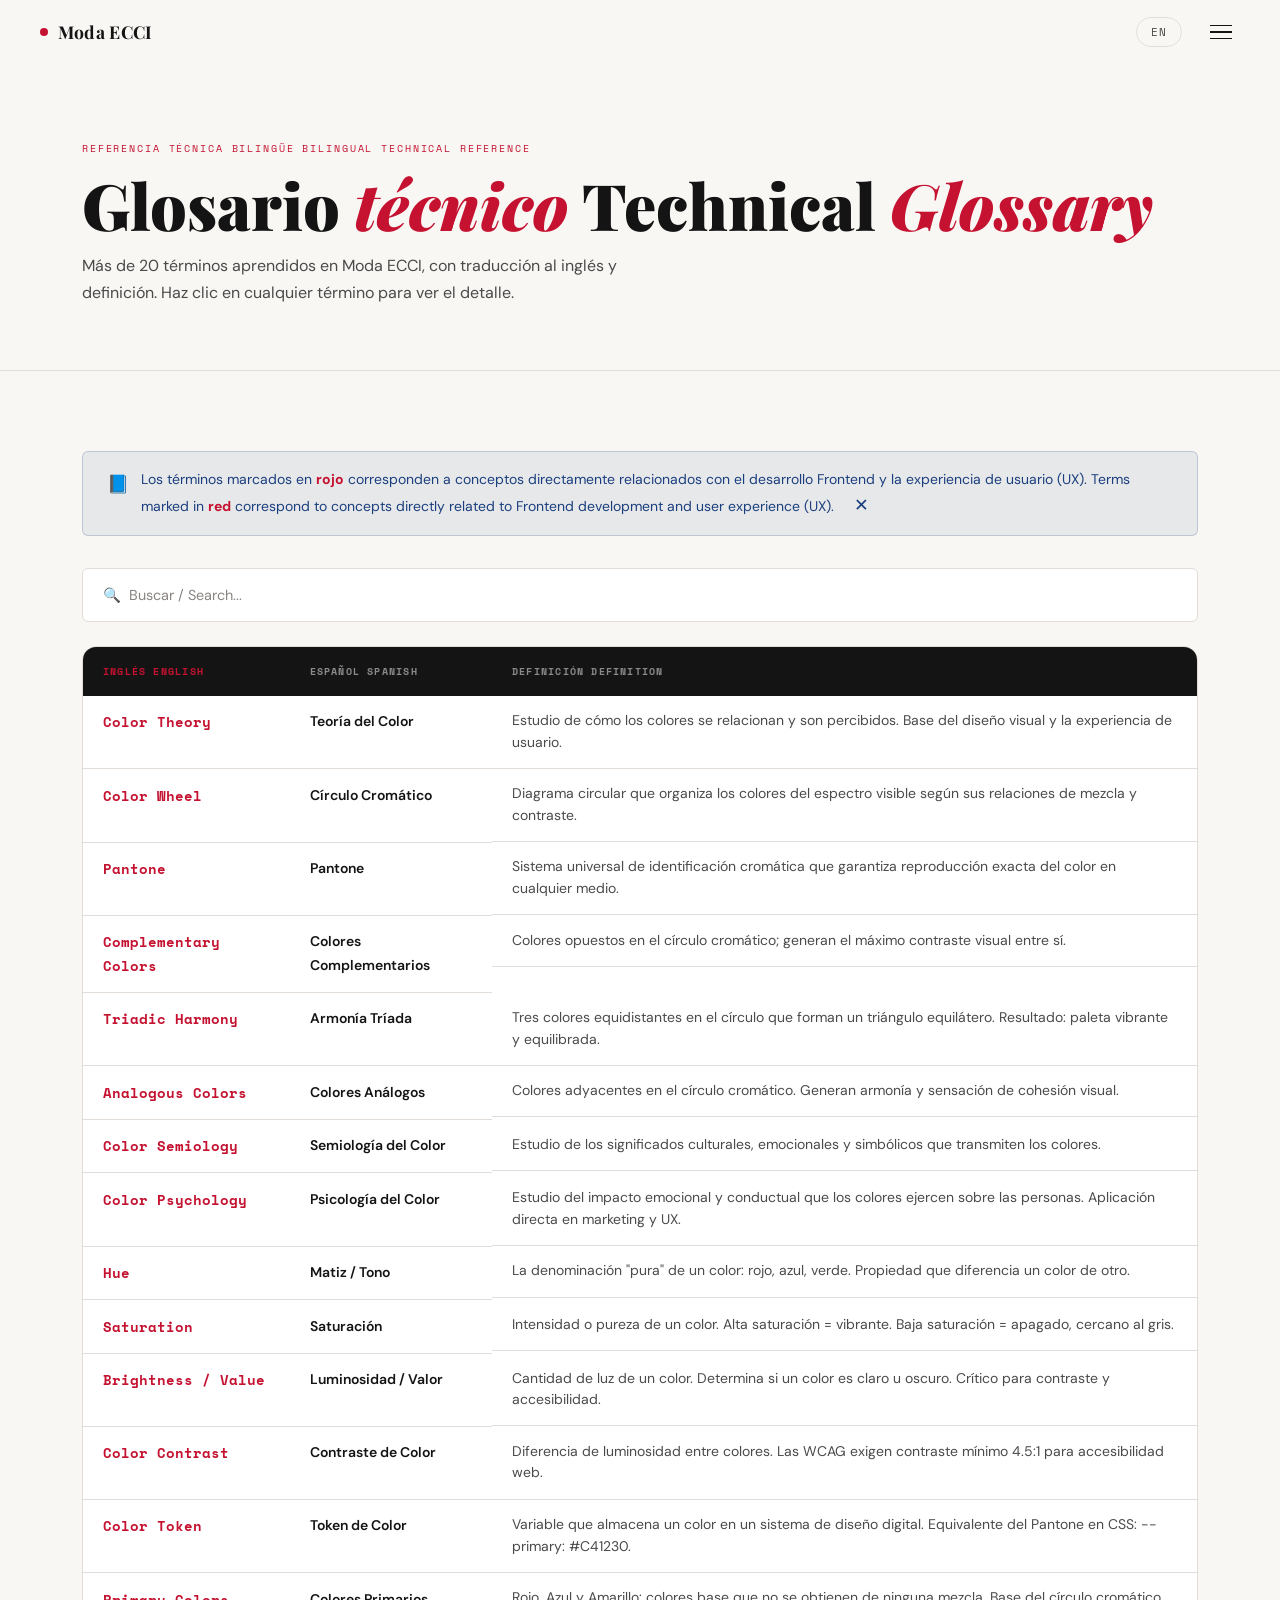
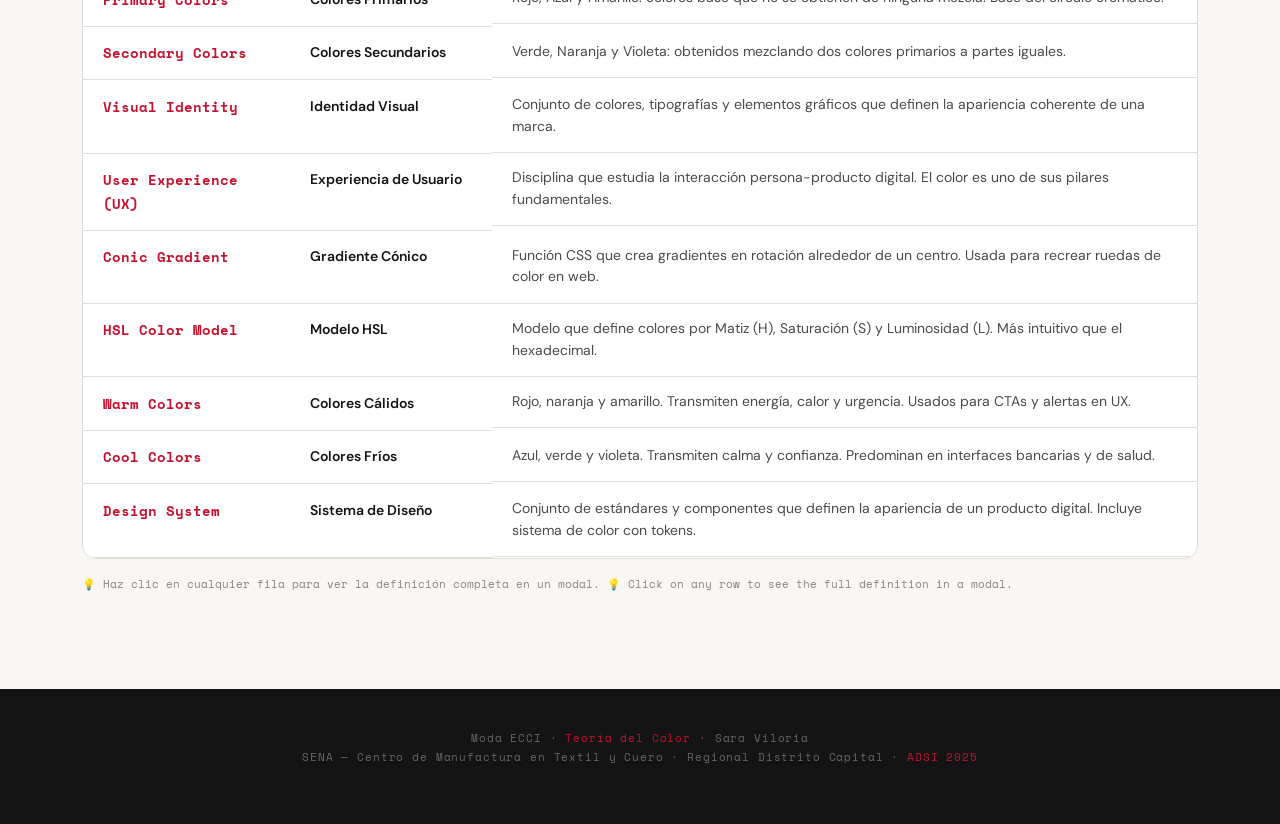
<file: glossary.html>
<!DOCTYPE html>
<html lang="es">
<head>
  <meta charset="UTF-8" />
  <meta name="viewport" content="width=device-width, initial-scale=1.0" />
  <title>Glosario — Moda ECCI</title>
  <link rel="stylesheet" href="https://cdn.jsdelivr.net/npm/bootstrap@5.3.3/dist/css/bootstrap.min.css" />
  <link rel="stylesheet" href="css/styles.css" />
</head>
<body>

  <!-- TOP BAR -->
  <header class="topbar">
    <a href="index.html" class="topbar-logo">
      <span class="dot"></span> Moda ECCI
    </a>
    <div class="topbar-controls">
      <button class="lang-btn" id="langBtn" onclick="toggleLang()">EN</button>
      <button class="hamburger" id="hamburger" onclick="toggleMenu()" aria-label="Menú">
        <span></span><span></span><span></span>
      </button>
    </div>
  </header>

  <!-- MENU OVERLAY -->
  <div class="menu-overlay" id="menuOverlay">
    <nav>
      <a href="index.html"          data-es="Inicio"         data-en="Home">Inicio</a>
      <div class="menu-divider"></div>
      <a href="experiencia.html"    data-es="Experiencia"    data-en="Experience">Experiencia</a>
      <div class="menu-divider"></div>
      <a href="glossary.html"       data-es="Glosario"       data-en="Glossary">Glosario</a>
      <div class="menu-divider"></div>
      <a href="sostenibilidad.html" data-es="Sostenibilidad" data-en="Sustainability">Sostenibilidad</a>
    </nav>
    <p class="menu-close-hint">ESC para cerrar</p>
  </div>

  <!-- PAGE HEADER -->
  <div class="page-hdr">
    <div class="container">
      <p class="eyebrow">
        <span class="txt-es">Referencia técnica bilingüe</span>
        <span class="txt-en">Bilingual technical reference</span>
      </p>
      <h1>
        <span class="txt-es">Glosario <em style="font-style:italic; color:var(--red);">técnico</em></span>
        <span class="txt-en">Technical <em style="font-style:italic; color:var(--red);">Glossary</em></span>
      </h1>
      <p class="txt-es">Más de 20 términos aprendidos en Moda ECCI, con traducción al inglés y definición. Haz clic en cualquier término para ver el detalle.</p>
      <p class="txt-en">Over 20 terms learned at ECCI Fashion, with Spanish translation and definition. Click on any term to see details.</p>
    </div>
  </div>

  <!-- ── GLOSARIO ── -->
  <section class="section">
    <div class="container">

      <!-- ALERT INFO -->
      <div class="alert-moda info reveal">
        <span class="alert-icon">📘</span>
        <div>
          <span class="txt-es">Los términos marcados en <strong style="color:var(--red);">rojo</strong> corresponden a conceptos directamente relacionados con el desarrollo Frontend y la experiencia de usuario (UX).</span>
          <span class="txt-en">Terms marked in <strong style="color:var(--red);">red</strong> correspond to concepts directly related to Frontend development and user experience (UX).</span>
          <button class="alert-dismiss ms-3" style="background:none;border:none;cursor:pointer;color:inherit;font-size:1.1rem;" title="Cerrar">✕</button>
        </div>
      </div>

      <!-- SEARCH -->
      <input
        type="text"
        class="glossary-search reveal"
        id="glossarySearch"
        placeholder="🔍  Buscar / Search..."
      />

      <!-- TABLA -->
      <div class="glossary-wrap reveal">
        <table class="glossary-table">
          <thead>
            <tr>
              <th>
                <span class="txt-es">Inglés</span>
                <span class="txt-en">English</span>
              </th>
              <th>
                <span class="txt-es">Español</span>
                <span class="txt-en">Spanish</span>
              </th>
              <th>
                <span class="txt-es">Definición</span>
                <span class="txt-en">Definition</span>
              </th>
            </tr>
          </thead>
          <tbody>

            <tr style="cursor:pointer;" onclick="showTermModal('Color Theory','Teoría del Color','El estudio sistemático de cómo los colores se relacionan entre sí y cómo los percibe el ojo humano. Abarca el círculo cromático, las armonías, el contraste y la psicología del color.')">
              <td class="term-en">Color Theory</td>
              <td class="term-es">Teoría del Color</td>
              <td class="term-def txt-es">Estudio de cómo los colores se relacionan y son percibidos. Base del diseño visual y la experiencia de usuario.</td>
              <td class="term-def txt-en">Study of how colors relate and are perceived. Foundation of visual design and user experience.</td>
            </tr>

            <tr style="cursor:pointer;" onclick="showTermModal('Color Wheel','Círculo Cromático','Representación circular del espectro visible que organiza los colores según sus relaciones de mezcla y contraste. Introducido por Newton (1666) y perfeccionado por Itten en la Bauhaus.')">
              <td class="term-en">Color Wheel</td>
              <td class="term-es">Círculo Cromático</td>
              <td class="term-def txt-es">Diagrama circular que organiza los colores del espectro visible según sus relaciones de mezcla y contraste.</td>
              <td class="term-def txt-en">Circular diagram organizing visible spectrum colors according to their mixing and contrast relationships.</td>
            </tr>

            <tr style="cursor:pointer;" onclick="showTermModal('Pantone','Pantone','Sistema estandarizado de identificación del color creado en 1963 por Lawrence Herbert. Asigna un código único a cada tono para garantizar reproducción exacta en cualquier medio de impresión o producción digital.')">
              <td class="term-en">Pantone</td>
              <td class="term-es">Pantone</td>
              <td class="term-def txt-es">Sistema universal de identificación cromática que garantiza reproducción exacta del color en cualquier medio.</td>
              <td class="term-def txt-en">Universal color identification system ensuring exact color reproduction in any medium.</td>
            </tr>

            <tr style="cursor:pointer;" onclick="showTermModal('Complementary Colors','Colores Complementarios','Colores ubicados en posiciones opuestas dentro del círculo cromático. Al combinarse crean el máximo contraste visual. Ejemplo: rojo y verde, azul y naranja, amarillo y violeta.')">
              <td class="term-en">Complementary Colors</td>
              <td class="term-es">Colores Complementarios</td>
              <td class="term-def txt-es">Colores opuestos en el círculo cromático; generan el máximo contraste visual entre sí.</td>
              <td class="term-def txt-en">Colors opposite on the color wheel; they generate maximum visual contrast between each other.</td>
            </tr>

            <tr style="cursor:pointer;" onclick="showTermModal('Triadic Harmony','Armonía Tríada','Combinación de tres colores equidistantes en el círculo cromático, formando un triángulo equilátero. Crea paletas vibrantes y equilibradas.')">
              <td class="term-en">Triadic Harmony</td>
              <td class="term-es">Armonía Tríada</td>
              <td class="term-def txt-es">Tres colores equidistantes en el círculo que forman un triángulo equilátero. Resultado: paleta vibrante y equilibrada.</td>
              <td class="term-def txt-en">Three equidistant colors on the wheel forming an equilateral triangle. Result: vibrant and balanced palette.</td>
            </tr>

            <tr style="cursor:pointer;" onclick="showTermModal('Analogous Colors','Colores Análogos','Grupo de tres o más colores adyacentes en el círculo cromático. Crean composiciones armoniosas y agradables a la vista, frecuentemente usadas en diseño de marca.')">
              <td class="term-en">Analogous Colors</td>
              <td class="term-es">Colores Análogos</td>
              <td class="term-def txt-es">Colores adyacentes en el círculo cromático. Generan armonía y sensación de cohesión visual.</td>
              <td class="term-def txt-en">Adjacent colors on the color wheel. They generate harmony and a sense of visual cohesion.</td>
            </tr>

            <tr style="cursor:pointer;" onclick="showTermModal('Color Semiology','Semiología del Color','Disciplina que estudia el significado cultural, emocional y simbólico de los colores. Cada color comunica mensajes diferentes según el contexto cultural y el medio de aplicación.')">
              <td class="term-en">Color Semiology</td>
              <td class="term-es">Semiología del Color</td>
              <td class="term-def txt-es">Estudio de los significados culturales, emocionales y simbólicos que transmiten los colores.</td>
              <td class="term-def txt-en">Study of the cultural, emotional, and symbolic meanings that colors convey.</td>
            </tr>

            <tr style="cursor:pointer;" onclick="showTermModal('Color Psychology','Psicología del Color','Campo que estudia cómo los colores influyen en el comportamiento, las emociones y las decisiones humanas. Goethe fue su pionero con su Teoría de los Colores (1810).')">
              <td class="term-en">Color Psychology</td>
              <td class="term-es">Psicología del Color</td>
              <td class="term-def txt-es">Estudio del impacto emocional y conductual que los colores ejercen sobre las personas. Aplicación directa en marketing y UX.</td>
              <td class="term-def txt-en">Study of the emotional and behavioral impact colors have on people. Direct application in marketing and UX.</td>
            </tr>

            <tr style="cursor:pointer;" onclick="showTermModal('Hue','Matiz / Tono','La propiedad del color que lo distingue de otro: rojo, azul, verde, etc. Es la denominación "pura" del color antes de modificar su luminosidad o saturación.')">
              <td class="term-en">Hue</td>
              <td class="term-es">Matiz / Tono</td>
              <td class="term-def txt-es">La denominación "pura" de un color: rojo, azul, verde. Propiedad que diferencia un color de otro.</td>
              <td class="term-def txt-en">The "pure" name of a color: red, blue, green. The property that distinguishes one color from another.</td>
            </tr>

            <tr style="cursor:pointer;" onclick="showTermModal('Saturation','Saturación','La intensidad o pureza de un color. Un color con alta saturación es vibrante y puro; con baja saturación tiende al gris. En CSS se controla con la función hsl().')">
              <td class="term-en">Saturation</td>
              <td class="term-es">Saturación</td>
              <td class="term-def txt-es">Intensidad o pureza de un color. Alta saturación = vibrante. Baja saturación = apagado, cercano al gris.</td>
              <td class="term-def txt-en">Intensity or purity of a color. High saturation = vibrant. Low saturation = muted, close to gray.</td>
            </tr>

            <tr style="cursor:pointer;" onclick="showTermModal('Brightness / Value','Luminosidad / Valor','La cantidad de luz en un color. Determina qué tan claro u oscuro es. En diseño digital se gestiona con los valores HSL o ajustando opacidad y overlays.')">
              <td class="term-en">Brightness / Value</td>
              <td class="term-es">Luminosidad / Valor</td>
              <td class="term-def txt-es">Cantidad de luz de un color. Determina si un color es claro u oscuro. Crítico para contraste y accesibilidad.</td>
              <td class="term-def txt-en">Amount of light in a color. Determines whether a color is light or dark. Critical for contrast and accessibility.</td>
            </tr>

            <tr style="cursor:pointer;" onclick="showTermModal('Color Contrast','Contraste de Color','Diferencia de luminosidad o tono entre dos colores. Las pautas WCAG 2.1 exigen una relación de contraste mínima de 4.5:1 para texto normal en interfaces digitales.')">
              <td class="term-en">Color Contrast</td>
              <td class="term-es">Contraste de Color</td>
              <td class="term-def txt-es">Diferencia de luminosidad entre colores. Las WCAG exigen contraste mínimo 4.5:1 para accesibilidad web.</td>
              <td class="term-def txt-en">Luminosity difference between colors. WCAG requires minimum 4.5:1 contrast ratio for web accessibility.</td>
            </tr>

            <tr style="cursor:pointer;" onclick="showTermModal('Color Token','Token de Color','Variable que representa un valor de color dentro de un sistema de diseño digital. Equivalente digital del sistema Pantone. Ejemplo en CSS: --primary: #C41230')">
              <td class="term-en">Color Token</td>
              <td class="term-es">Token de Color</td>
              <td class="term-def txt-es">Variable que almacena un color en un sistema de diseño digital. Equivalente del Pantone en CSS: --primary: #C41230.</td>
              <td class="term-def txt-en">Variable storing a color in a digital design system. CSS equivalent of Pantone: --primary: #C41230.</td>
            </tr>

            <tr style="cursor:pointer;" onclick="showTermModal('Primary Colors','Colores Primarios','En el modelo de color pigmento (RYB): Rojo, Amarillo y Azul. Son los colores que no pueden obtenerse mezclando otros y de los cuales se derivan todos los demás.')">
              <td class="term-en">Primary Colors</td>
              <td class="term-es">Colores Primarios</td>
              <td class="term-def txt-es">Rojo, Azul y Amarillo: colores base que no se obtienen de ninguna mezcla. Base del círculo cromático.</td>
              <td class="term-def txt-en">Red, Blue, and Yellow: base colors not derived from any mixture. Foundation of the color wheel.</td>
            </tr>

            <tr style="cursor:pointer;" onclick="showTermModal('Secondary Colors','Colores Secundarios','Colores obtenidos al mezclar dos primarios: Verde (azul+amarillo), Naranja (rojo+amarillo) y Violeta (rojo+azul).')">
              <td class="term-en">Secondary Colors</td>
              <td class="term-es">Colores Secundarios</td>
              <td class="term-def txt-es">Verde, Naranja y Violeta: obtenidos mezclando dos colores primarios a partes iguales.</td>
              <td class="term-def txt-en">Green, Orange, and Violet: obtained by mixing two primary colors in equal parts.</td>
            </tr>

            <tr style="cursor:pointer;" onclick="showTermModal('Visual Identity','Identidad Visual','Conjunto de elementos gráficos — incluyendo colores, tipografías, formas e iconos — que definen la apariencia consistente de una marca o producto digital.')">
              <td class="term-en">Visual Identity</td>
              <td class="term-es">Identidad Visual</td>
              <td class="term-def txt-es">Conjunto de colores, tipografías y elementos gráficos que definen la apariencia coherente de una marca.</td>
              <td class="term-def txt-en">Set of colors, typefaces, and graphic elements defining the consistent appearance of a brand.</td>
            </tr>

            <tr style="cursor:pointer;" onclick="showTermModal('User Experience (UX)','Experiencia de Usuario (UX)','Disciplina que estudia cómo las personas interactúan con productos digitales, abarcando usabilidad, accesibilidad, diseño visual e impacto emocional. El color es uno de sus pilares fundamentales.')">
              <td class="term-en">User Experience (UX)</td>
              <td class="term-es">Experiencia de Usuario</td>
              <td class="term-def txt-es">Disciplina que estudia la interacción persona-producto digital. El color es uno de sus pilares fundamentales.</td>
              <td class="term-def txt-en">Discipline studying person-digital product interaction. Color is one of its fundamental pillars.</td>
            </tr>

            <tr style="cursor:pointer;" onclick="showTermModal('Conic Gradient','Gradiente Cónico','Función CSS que crea un gradiente que rota alrededor de un punto central. Usada para recrear el círculo cromático en interfaces web: background: conic-gradient(red, yellow, green, blue, red)')">
              <td class="term-en">Conic Gradient</td>
              <td class="term-es">Gradiente Cónico</td>
              <td class="term-def txt-es">Función CSS que crea gradientes en rotación alrededor de un centro. Usada para recrear ruedas de color en web.</td>
              <td class="term-def txt-en">CSS function creating gradients rotating around a center point. Used to recreate color wheels on the web.</td>
            </tr>

            <tr style="cursor:pointer;" onclick="showTermModal('HSL Color Model','Modelo de Color HSL','Modelo que describe colores mediante tres valores: Hue (matiz), Saturation (saturación) y Lightness (luminosidad). Más intuitivo que el hexadecimal para diseñadores.')">
              <td class="term-en">HSL Color Model</td>
              <td class="term-es">Modelo HSL</td>
              <td class="term-def txt-es">Modelo que define colores por Matiz (H), Saturación (S) y Luminosidad (L). Más intuitivo que el hexadecimal.</td>
              <td class="term-def txt-en">Model defining colors by Hue (H), Saturation (S), and Lightness (L). More intuitive than hexadecimal.</td>
            </tr>

            <tr style="cursor:pointer;" onclick="showTermModal('Warm Colors','Colores Cálidos','Rojo, naranja y amarillo. Evocan energía, calor, pasión y urgencia. En UX se usan para botones de acción, alertas de error y llamadas a la atención.')">
              <td class="term-en">Warm Colors</td>
              <td class="term-es">Colores Cálidos</td>
              <td class="term-def txt-es">Rojo, naranja y amarillo. Transmiten energía, calor y urgencia. Usados para CTAs y alertas en UX.</td>
              <td class="term-def txt-en">Red, orange, and yellow. Convey energy, warmth, and urgency. Used for CTAs and alerts in UX.</td>
            </tr>

            <tr style="cursor:pointer;" onclick="showTermModal('Cool Colors','Colores Fríos','Azul, verde y violeta. Transmiten calma, confianza y profesionalismo. Predominan en interfaces bancarias, de salud y tecnología.')">
              <td class="term-en">Cool Colors</td>
              <td class="term-es">Colores Fríos</td>
              <td class="term-def txt-es">Azul, verde y violeta. Transmiten calma y confianza. Predominan en interfaces bancarias y de salud.</td>
              <td class="term-def txt-en">Blue, green, and violet. Convey calm and trust. Predominant in banking and healthcare interfaces.</td>
            </tr>

            <tr style="cursor:pointer;" onclick="showTermModal('Design System','Sistema de Diseño','Conjunto de estándares, componentes y guías que definen cómo debe verse y comportarse un producto digital. Incluye un sistema de color definido con tokens, similar al catálogo Pantone.')">
              <td class="term-en">Design System</td>
              <td class="term-es">Sistema de Diseño</td>
              <td class="term-def txt-es">Conjunto de estándares y componentes que definen la apariencia de un producto digital. Incluye sistema de color con tokens.</td>
              <td class="term-def txt-en">Set of standards and components defining a digital product's appearance. Includes a color token system.</td>
            </tr>

          </tbody>
        </table>
      </div>

      <p class="mt-3 reveal" style="font-family:var(--font-mono); font-size:.68rem; color:var(--muted);">
        <span class="txt-es">💡 Haz clic en cualquier fila para ver la definición completa en un modal.</span>
        <span class="txt-en">💡 Click on any row to see the full definition in a modal.</span>
      </p>
    </div>
  </section>

  <!-- ── MODAL Bootstrap (definición completa) ── -->
  <div class="modal fade" id="termModal" tabindex="-1" aria-hidden="true">
    <div class="modal-dialog modal-dialog-centered">
      <div class="modal-content">
        <div class="modal-header">
          <div>
            <p style="font-family:var(--font-mono); font-size:.65rem; color:var(--muted); letter-spacing:.12em; margin-bottom:.3rem;">TÉRMINO / TERM</p>
            <h5 class="modal-title" id="modalTermEn" style="font-family:var(--font-display); color:var(--red);"></h5>
            <p id="modalTermEs" style="font-family:var(--font-sans); font-size:.9rem; color:var(--mid); margin:0;"></p>
          </div>
          <button type="button" class="btn-close" data-bs-dismiss="modal" aria-label="Close"></button>
        </div>
        <div class="modal-body">
          <p style="font-family:var(--font-mono); font-size:.63rem; color:var(--muted); letter-spacing:.1em; margin-bottom:.75rem;">
            <span class="txt-es">DEFINICIÓN</span>
            <span class="txt-en">DEFINITION</span>
          </p>
          <p id="modalTermDef" style="color:var(--mid); line-height:1.75;"></p>
        </div>
        <div class="modal-footer" style="border-top:1px solid var(--border);">
          <button type="button" class="btn-moda btn-moda-outline" data-bs-dismiss="modal">
            <span class="txt-es">Cerrar</span>
            <span class="txt-en">Close</span>
          </button>
        </div>
      </div>
    </div>
  </div>

  <footer>
    <p>
      Moda ECCI · <span>Teoría del Color</span> · Sara Viloria<br>
      SENA — Centro de Manufactura en Textil y Cuero · Regional Distrito Capital · <span>ADSI 2025</span>
    </p>
  </footer>

  <script src="https://cdn.jsdelivr.net/npm/bootstrap@5.3.3/dist/js/bootstrap.bundle.min.js"></script>
  <script src="js/main.js"></script>
</body>
</html>
</file>
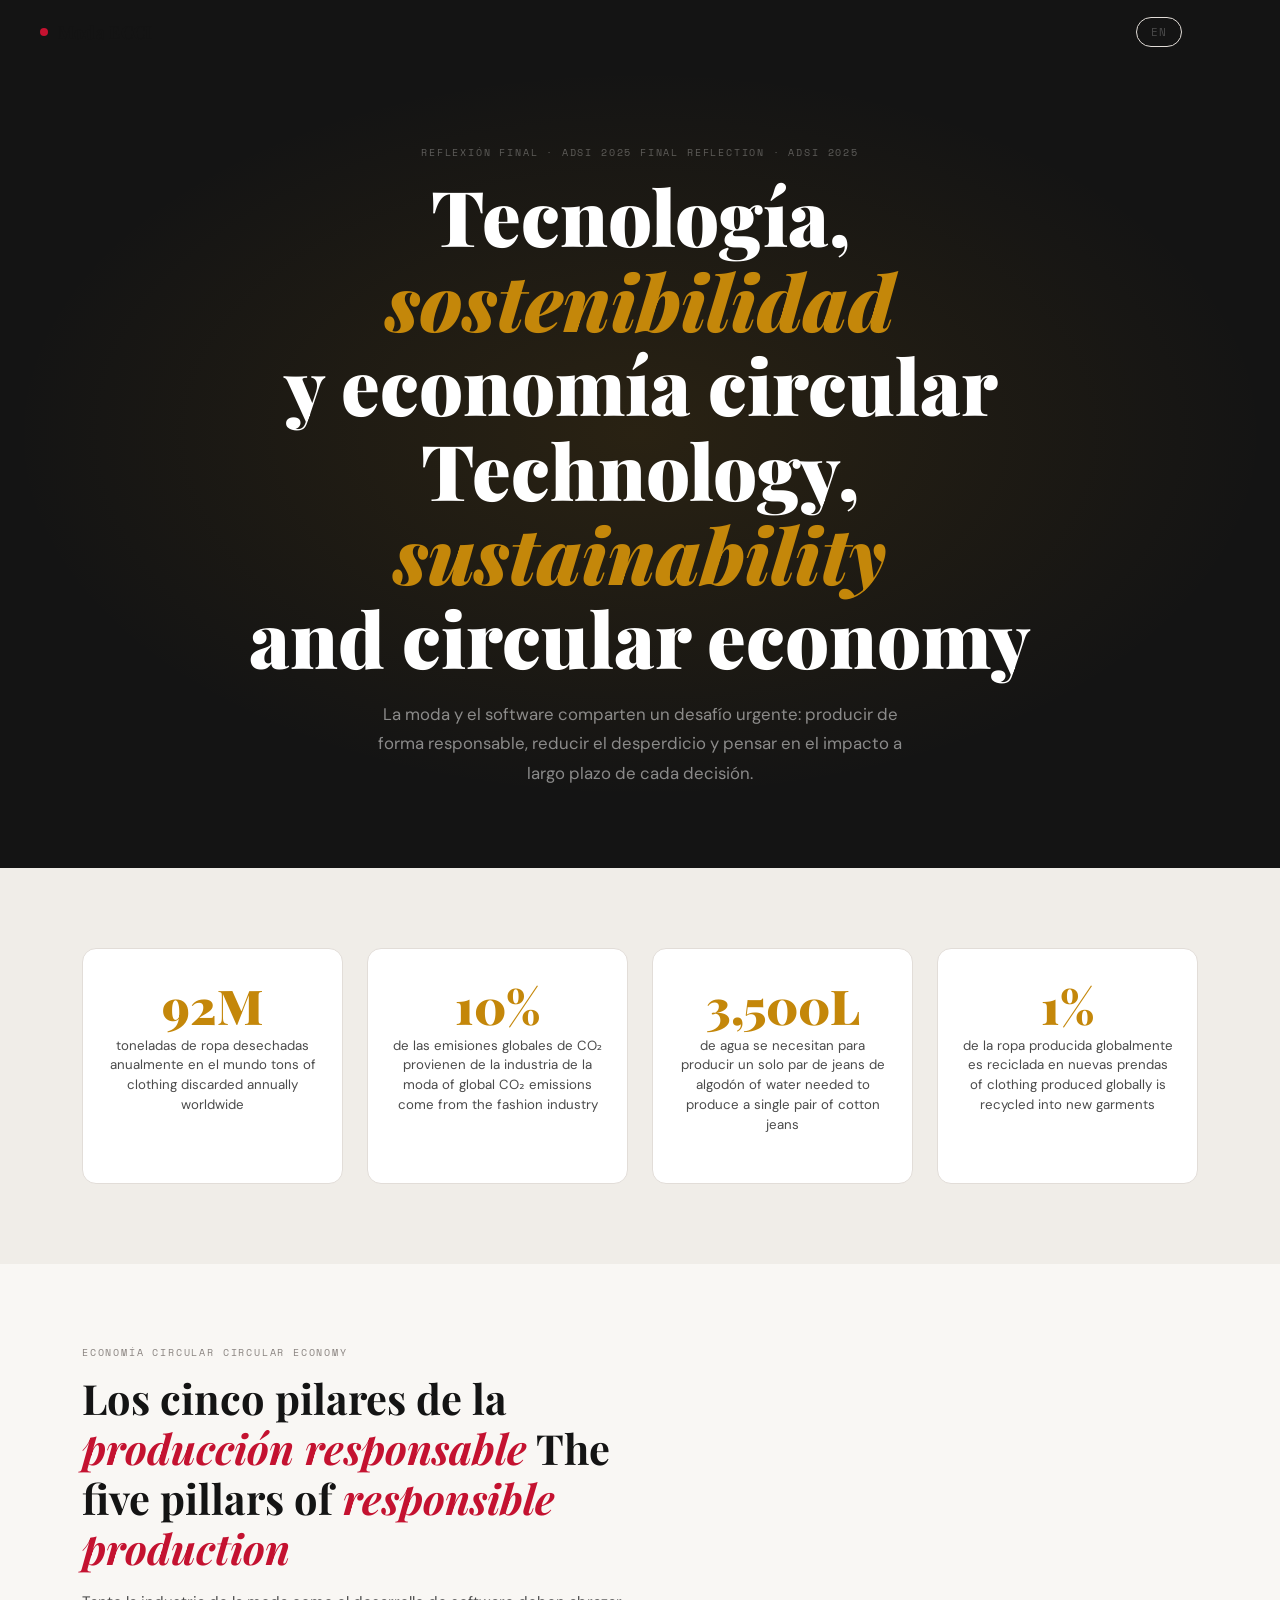
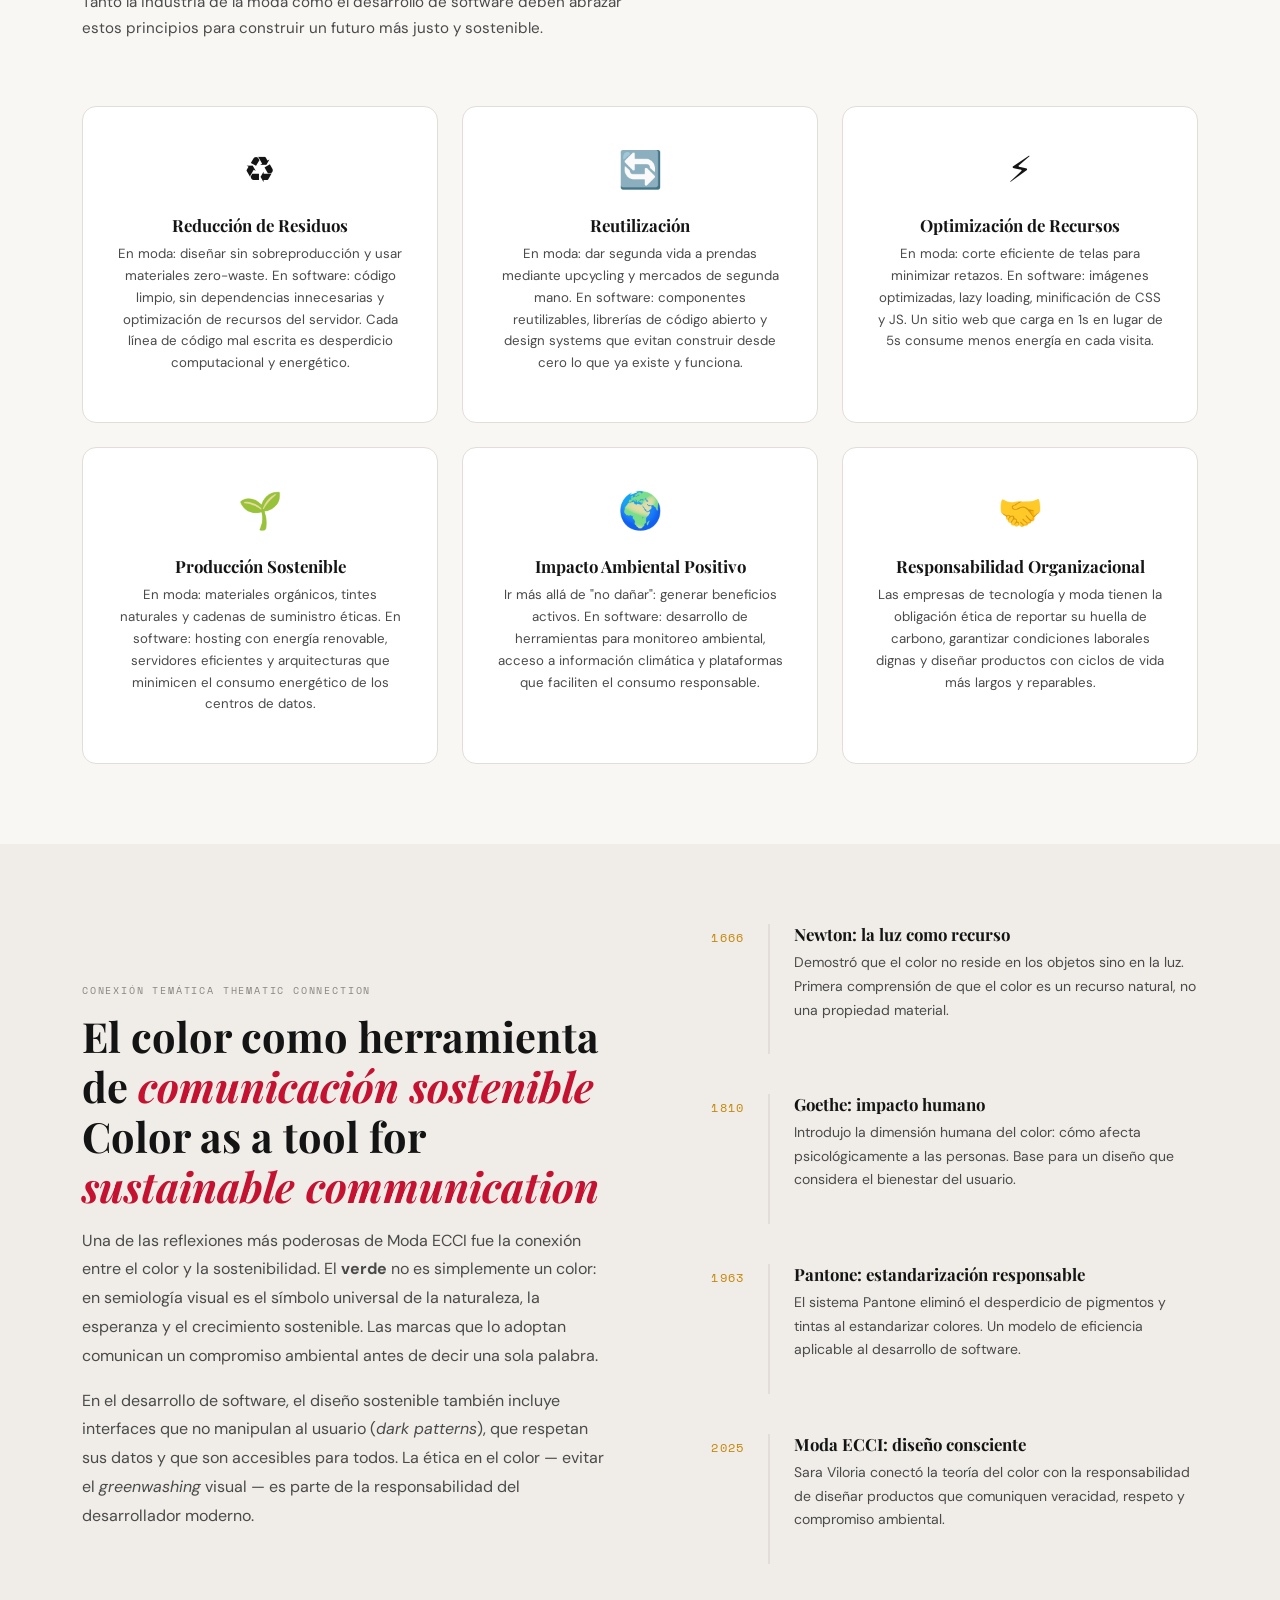
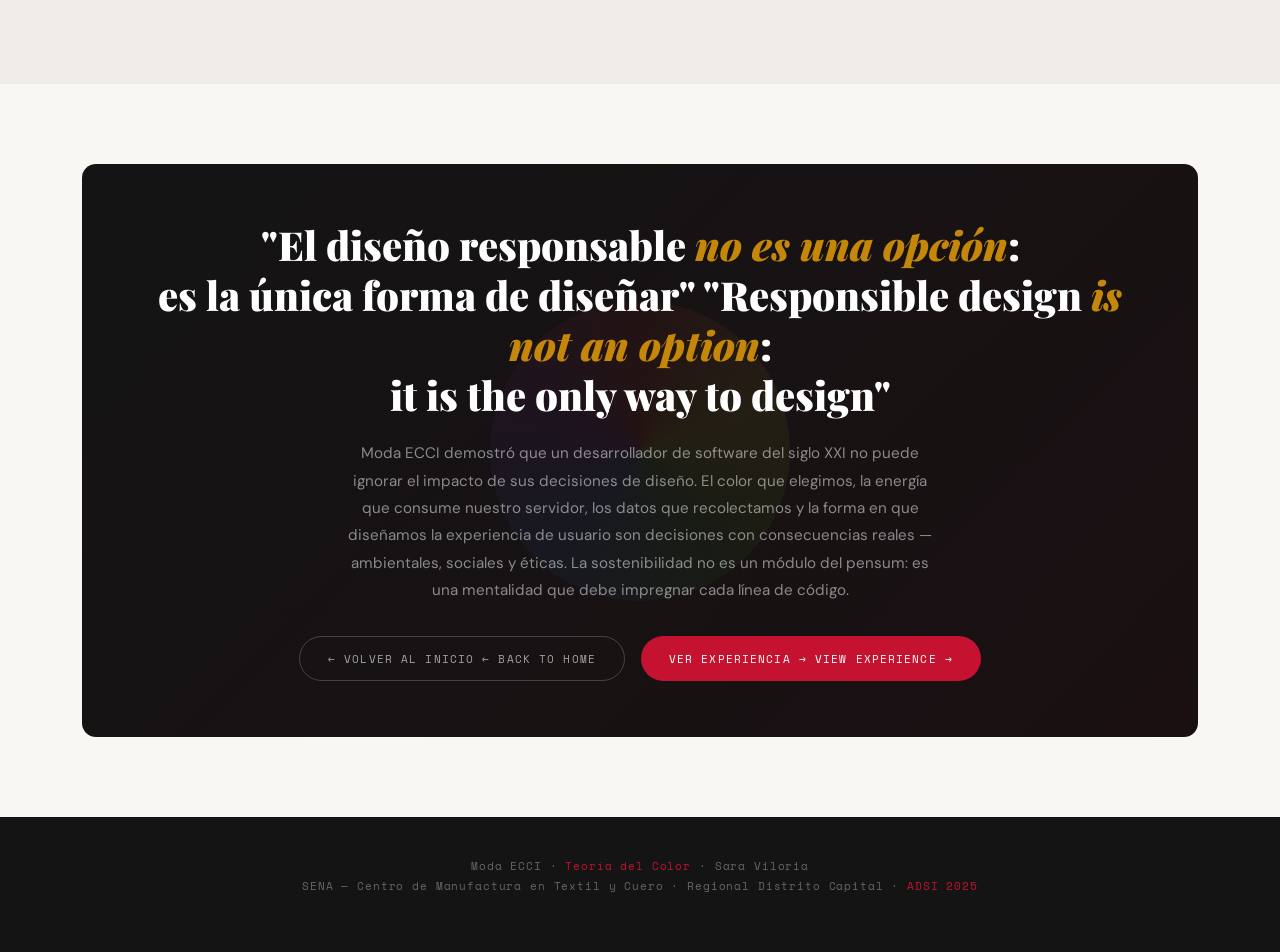
<file: sostenibilidad.html>
<!DOCTYPE html>
<html lang="es">
<head>
  <meta charset="UTF-8" />
  <meta name="viewport" content="width=device-width, initial-scale=1.0" />
  <title>Sostenibilidad — Moda ECCI</title>
  <link rel="stylesheet" href="https://cdn.jsdelivr.net/npm/bootstrap@5.3.3/dist/css/bootstrap.min.css" />
  <link rel="stylesheet" href="css/styles.css" />
  <style>
    /* Estilos extra solo para esta página */
    .conclusion-hero {
      background: var(--dark);
      padding: calc(var(--bar-h) + 5rem) 0 5rem;
      text-align: center;
      position: relative;
      overflow: hidden;
    }
    .conclusion-hero::before {
      content: '';
      position: absolute;
      inset: 0;
      background: radial-gradient(ellipse 70% 60% at 50% 50%,
        rgba(196,135,10,.12) 0%, transparent 70%);
    }
    .conclusion-hero h1 {
      font-family: var(--font-display);
      font-size: clamp(2.5rem, 6vw, 5rem);
      font-weight: 900;
      color: #fff;
      line-height: 1.1;
      position: relative;
    }
    .conclusion-hero h1 em {
      font-style: italic;
      color: var(--gold);
    }
    .conclusion-hero p.lead-txt {
      color: rgba(255,255,255,.5);
      font-size: 1.05rem;
      max-width: 560px;
      margin: 1.25rem auto 0;
      line-height: 1.75;
      position: relative;
    }
    .stat-block {
      background: var(--surface);
      border: 1px solid var(--border);
      border-radius: var(--radius-lg);
      padding: 2rem 1.5rem;
      text-align: center;
      height: 100%;
      transition: .3s;
    }
    .stat-block:hover { transform: translateY(-4px); box-shadow: var(--shadow); border-color: var(--gold); }
    .stat-num {
      font-family: var(--font-display);
      font-size: 3rem;
      font-weight: 900;
      color: var(--gold);
      line-height: 1;
      margin-bottom: .4rem;
    }
    .stat-label { font-size: .83rem; color: var(--mid); line-height: 1.5; }
    .timeline-item {
      display: grid;
      grid-template-columns: 80px 1fr;
      gap: 1.5rem;
      margin-bottom: 2.5rem;
      align-items: start;
    }
    .timeline-year {
      font-family: var(--font-mono);
      font-size: .72rem;
      letter-spacing: .1em;
      color: var(--gold);
      padding-top: .25rem;
      text-align: right;
    }
    .timeline-content {
      border-left: 2px solid var(--border);
      padding-left: 1.5rem;
      padding-bottom: 1rem;
    }
    .timeline-content h4 {
      font-family: var(--font-display);
      font-size: 1.05rem;
      font-weight: 700;
      margin-bottom: .4rem;
    }
    .timeline-content p { font-size: .875rem; color: var(--mid); line-height: 1.7; }
    .closing-card {
      background: linear-gradient(135deg, var(--dark) 0%, #1a1012 100%);
      border-radius: var(--radius-lg);
      padding: 3.5rem;
      text-align: center;
      position: relative;
      overflow: hidden;
    }
    .closing-card::before {
      content: '';
      position: absolute;
      width: 300px; height: 300px;
      border-radius: 50%;
      background: conic-gradient(
        hsl(0,80%,50%), hsl(60,80%,50%), hsl(120,70%,40%),
        hsl(210,80%,50%), hsl(270,70%,50%), hsl(0,80%,50%)
      );
      opacity: .06;
      top: 50%; left: 50%;
      transform: translate(-50%, -50%);
    }
    .closing-card h2 {
      font-family: var(--font-display);
      font-size: clamp(1.6rem, 3.5vw, 2.5rem);
      font-weight: 900;
      color: #fff;
      line-height: 1.25;
      position: relative;
    }
    .closing-card h2 em { font-style: italic; color: var(--gold); }
    .closing-card p {
      color: rgba(255,255,255,.5);
      font-size: .95rem;
      max-width: 600px;
      margin: 1.25rem auto 2rem;
      line-height: 1.8;
      position: relative;
    }
  </style>
</head>
<body>

  <!-- TOP BAR -->
  <header class="topbar">
    <a href="index.html" class="topbar-logo">
      <span class="dot"></span> Moda ECCI
    </a>
    <div class="topbar-controls">
      <button class="lang-btn" id="langBtn" onclick="toggleLang()">EN</button>
      <button class="hamburger" id="hamburger" onclick="toggleMenu()" aria-label="Menú">
        <span></span><span></span><span></span>
      </button>
    </div>
  </header>

  <!-- MENU OVERLAY -->
  <div class="menu-overlay" id="menuOverlay">
    <nav>
      <a href="index.html"          data-es="Inicio"         data-en="Home">Inicio</a>
      <div class="menu-divider"></div>
      <a href="experiencia.html"    data-es="Experiencia"    data-en="Experience">Experiencia</a>
      <div class="menu-divider"></div>
      <a href="glossary.html"       data-es="Glosario"       data-en="Glossary">Glosario</a>
      <div class="menu-divider"></div>
      <a href="sostenibilidad.html" data-es="Sostenibilidad" data-en="Sustainability">Sostenibilidad</a>
    </nav>
    <p class="menu-close-hint">ESC para cerrar</p>
  </div>

  <!-- HERO OSCURO -->
  <section class="conclusion-hero">
    <div class="container">
      <p class="section-label" style="color:rgba(255,255,255,.3);">
        <span class="txt-es">Reflexión final · ADSI 2025</span>
        <span class="txt-en">Final reflection · ADSI 2025</span>
      </p>
      <h1>
        <span class="txt-es">Tecnología,<br><em>sostenibilidad</em><br>y economía circular</span>
        <span class="txt-en">Technology,<br><em>sustainability</em><br>and circular economy</span>
      </h1>
      <p class="lead-txt txt-es">
        La moda y el software comparten un desafío urgente: producir de forma responsable,
        reducir el desperdicio y pensar en el impacto a largo plazo de cada decisión.
      </p>
      <p class="lead-txt txt-en">
        Fashion and software share an urgent challenge: producing responsibly,
        reducing waste, and thinking about the long-term impact of every decision.
      </p>
    </div>
  </section>

  <!-- ── ESTADÍSTICAS ── -->
  <section class="section section-alt">
    <div class="container">
      <div class="row g-4 justify-content-center">
        <div class="col-6 col-md-3 reveal">
          <div class="stat-block">
            <div class="stat-num">92M</div>
            <p class="stat-label">
              <span class="txt-es">toneladas de ropa desechadas anualmente en el mundo</span>
              <span class="txt-en">tons of clothing discarded annually worldwide</span>
            </p>
          </div>
        </div>
        <div class="col-6 col-md-3 reveal reveal-d1">
          <div class="stat-block">
            <div class="stat-num">10%</div>
            <p class="stat-label">
              <span class="txt-es">de las emisiones globales de CO₂ provienen de la industria de la moda</span>
              <span class="txt-en">of global CO₂ emissions come from the fashion industry</span>
            </p>
          </div>
        </div>
        <div class="col-6 col-md-3 reveal reveal-d2">
          <div class="stat-block">
            <div class="stat-num">3,500L</div>
            <p class="stat-label">
              <span class="txt-es">de agua se necesitan para producir un solo par de jeans de algodón</span>
              <span class="txt-en">of water needed to produce a single pair of cotton jeans</span>
            </p>
          </div>
        </div>
        <div class="col-6 col-md-3 reveal reveal-d3">
          <div class="stat-block">
            <div class="stat-num">1%</div>
            <p class="stat-label">
              <span class="txt-es">de la ropa producida globalmente es reciclada en nuevas prendas</span>
              <span class="txt-en">of clothing produced globally is recycled into new garments</span>
            </p>
          </div>
        </div>
      </div>
    </div>
  </section>

  <!-- ── 5 PILARES ── -->
  <section class="section">
    <div class="container">
      <div class="row mb-5 reveal">
        <div class="col-lg-6">
          <p class="section-label">
            <span class="txt-es">Economía circular</span>
            <span class="txt-en">Circular economy</span>
          </p>
          <h2 class="section-title">
            <span class="txt-es">Los cinco pilares de la <em>producción responsable</em></span>
            <span class="txt-en">The five pillars of <em>responsible production</em></span>
          </h2>
          <p class="txt-es section-sub">
            Tanto la industria de la moda como el desarrollo de software deben abrazar estos principios
            para construir un futuro más justo y sostenible.
          </p>
          <p class="txt-en section-sub">
            Both the fashion industry and software development must embrace these principles
            to build a more just and sustainable future.
          </p>
        </div>
      </div>

      <div class="row g-4">
        <div class="col-sm-6 col-lg-4 reveal reveal-d1">
          <div class="pillar">
            <span class="pillar-icon">♻️</span>
            <h4 data-es="Reducción de Residuos" data-en="Waste Reduction">Reducción de Residuos</h4>
            <p class="txt-es">
              En moda: diseñar sin sobreproducción y usar materiales zero-waste.
              En software: código limpio, sin dependencias innecesarias y optimización de recursos del servidor.
              Cada línea de código mal escrita es desperdicio computacional y energético.
            </p>
            <p class="txt-en">
              In fashion: designing without overproduction and using zero-waste materials.
              In software: clean code, no unnecessary dependencies, and server resource optimization.
              Every poorly written line of code is computational and energy waste.
            </p>
          </div>
        </div>
        <div class="col-sm-6 col-lg-4 reveal reveal-d2">
          <div class="pillar">
            <span class="pillar-icon">🔄</span>
            <h4 data-es="Reutilización" data-en="Reuse">Reutilización</h4>
            <p class="txt-es">
              En moda: dar segunda vida a prendas mediante upcycling y mercados de segunda mano.
              En software: componentes reutilizables, librerías de código abierto y design systems
              que evitan construir desde cero lo que ya existe y funciona.
            </p>
            <p class="txt-en">
              In fashion: giving garments a second life through upcycling and second-hand markets.
              In software: reusable components, open-source libraries, and design systems
              that avoid rebuilding from scratch what already exists and works.
            </p>
          </div>
        </div>
        <div class="col-sm-6 col-lg-4 reveal reveal-d3">
          <div class="pillar">
            <span class="pillar-icon">⚡</span>
            <h4 data-es="Optimización de Recursos" data-en="Resource Optimization">Optimización de Recursos</h4>
            <p class="txt-es">
              En moda: corte eficiente de telas para minimizar retazos.
              En software: imágenes optimizadas, lazy loading, minificación de CSS y JS.
              Un sitio web que carga en 1s en lugar de 5s consume menos energía en cada visita.
            </p>
            <p class="txt-en">
              In fashion: efficient fabric cutting to minimize scraps.
              In software: optimized images, lazy loading, CSS and JS minification.
              A website loading in 1s instead of 5s consumes less energy on every visit.
            </p>
          </div>
        </div>
        <div class="col-sm-6 col-lg-4 reveal reveal-d1">
          <div class="pillar">
            <span class="pillar-icon">🌱</span>
            <h4 data-es="Producción Sostenible" data-en="Sustainable Production">Producción Sostenible</h4>
            <p class="txt-es">
              En moda: materiales orgánicos, tintes naturales y cadenas de suministro éticas.
              En software: hosting con energía renovable, servidores eficientes y arquitecturas
              que minimicen el consumo energético de los centros de datos.
            </p>
            <p class="txt-en">
              In fashion: organic materials, natural dyes, and ethical supply chains.
              In software: renewable energy hosting, efficient servers, and architectures
              that minimize data center energy consumption.
            </p>
          </div>
        </div>
        <div class="col-sm-6 col-lg-4 reveal reveal-d2">
          <div class="pillar">
            <span class="pillar-icon">🌍</span>
            <h4 data-es="Impacto Ambiental Positivo" data-en="Positive Environmental Impact">Impacto Ambiental Positivo</h4>
            <p class="txt-es">
              Ir más allá de "no dañar": generar beneficios activos. En software:
              desarrollo de herramientas para monitoreo ambiental, acceso a información
              climática y plataformas que faciliten el consumo responsable.
            </p>
            <p class="txt-en">
              Going beyond "do no harm": generating active benefits. In software:
              developing tools for environmental monitoring, access to climate information,
              and platforms that facilitate responsible consumption.
            </p>
          </div>
        </div>
        <div class="col-sm-6 col-lg-4 reveal reveal-d3">
          <div class="pillar">
            <span class="pillar-icon">🤝</span>
            <h4 data-es="Responsabilidad Organizacional" data-en="Organizational Responsibility">Responsabilidad Organizacional</h4>
            <p class="txt-es">
              Las empresas de tecnología y moda tienen la obligación ética de reportar su huella
              de carbono, garantizar condiciones laborales dignas y diseñar productos con
              ciclos de vida más largos y reparables.
            </p>
            <p class="txt-en">
              Technology and fashion companies have an ethical obligation to report their carbon
              footprint, guarantee dignified working conditions, and design products with
              longer and more repairable life cycles.
            </p>
          </div>
        </div>
      </div>
    </div>
  </section>

  <!-- ── COLOR Y SOSTENIBILIDAD ── -->
  <section class="section section-alt">
    <div class="container">
      <div class="row g-5 align-items-center">
        <div class="col-lg-6 reveal">
          <p class="section-label">
            <span class="txt-es">Conexión temática</span>
            <span class="txt-en">Thematic connection</span>
          </p>
          <h2 class="section-title">
            <span class="txt-es">El color como herramienta de <em>comunicación sostenible</em></span>
            <span class="txt-en">Color as a tool for <em>sustainable communication</em></span>
          </h2>
          <p class="txt-es" style="color:var(--mid); line-height:1.8; margin-bottom:1rem;">
            Una de las reflexiones más poderosas de Moda ECCI fue la conexión entre el color y la
            sostenibilidad. El <strong>verde</strong> no es simplemente un color: en semiología visual
            es el símbolo universal de la naturaleza, la esperanza y el crecimiento sostenible.
            Las marcas que lo adoptan comunican un compromiso ambiental antes de decir una sola palabra.
          </p>
          <p class="txt-en" style="color:var(--mid); line-height:1.8; margin-bottom:1rem;">
            One of the most powerful reflections from ECCI Fashion was the connection between color
            and sustainability. <strong>Green</strong> is not simply a color: in visual semiology
            it is the universal symbol of nature, hope, and sustainable growth.
            Brands that adopt it communicate an environmental commitment before saying a single word.
          </p>
          <p class="txt-es" style="color:var(--mid); line-height:1.8;">
            En el desarrollo de software, el diseño sostenible también incluye interfaces que no
            manipulan al usuario (<em>dark patterns</em>), que respetan sus datos y que son accesibles
            para todos. La ética en el color — evitar el <em>greenwashing</em> visual — es parte de
            la responsabilidad del desarrollador moderno.
          </p>
          <p class="txt-en" style="color:var(--mid); line-height:1.8;">
            In software development, sustainable design also includes interfaces that don't
            manipulate users (<em>dark patterns</em>), that respect their data, and that are accessible
            to everyone. Ethics in color — avoiding visual <em>greenwashing</em> — is part of
            the modern developer's responsibility.
          </p>
        </div>

        <div class="col-lg-6 reveal reveal-d2">
          <!-- TIMELINE: historia y sostenibilidad -->
          <div class="timeline-item">
            <div class="timeline-year">1666</div>
            <div class="timeline-content">
              <h4 data-es="Newton: la luz como recurso" data-en="Newton: light as a resource">Newton: la luz como recurso</h4>
              <p class="txt-es">Demostró que el color no reside en los objetos sino en la luz. Primera comprensión de que el color es un recurso natural, no una propiedad material.</p>
              <p class="txt-en">Demonstrated that color resides in light, not objects. First understanding that color is a natural resource, not a material property.</p>
            </div>
          </div>
          <div class="timeline-item">
            <div class="timeline-year">1810</div>
            <div class="timeline-content">
              <h4 data-es="Goethe: impacto humano" data-en="Goethe: human impact">Goethe: impacto humano</h4>
              <p class="txt-es">Introdujo la dimensión humana del color: cómo afecta psicológicamente a las personas. Base para un diseño que considera el bienestar del usuario.</p>
              <p class="txt-en">Introduced the human dimension of color: how it psychologically affects people. Foundation for design that considers user well-being.</p>
            </div>
          </div>
          <div class="timeline-item">
            <div class="timeline-year">1963</div>
            <div class="timeline-content">
              <h4 data-es="Pantone: estandarización responsable" data-en="Pantone: responsible standardization">Pantone: estandarización responsable</h4>
              <p class="txt-es">El sistema Pantone eliminó el desperdicio de pigmentos y tintas al estandarizar colores. Un modelo de eficiencia aplicable al desarrollo de software.</p>
              <p class="txt-en">The Pantone system eliminated pigment and ink waste by standardizing colors. An efficiency model applicable to software development.</p>
            </div>
          </div>
          <div class="timeline-item">
            <div class="timeline-year">2025</div>
            <div class="timeline-content">
              <h4 data-es="Moda ECCI: diseño consciente" data-en="ECCI Fashion: conscious design">Moda ECCI: diseño consciente</h4>
              <p class="txt-es">Sara Viloria conectó la teoría del color con la responsabilidad de diseñar productos que comuniquen veracidad, respeto y compromiso ambiental.</p>
              <p class="txt-en">Sara Viloria connected color theory with the responsibility of designing products that communicate truthfulness, respect, and environmental commitment.</p>
            </div>
          </div>
        </div>
      </div>
    </div>
  </section>

  <!-- ── CONCLUSIÓN FINAL ── -->
  <section class="section">
    <div class="container">
      <div class="closing-card reveal">
        <h2>
          <span class="txt-es">"El diseño responsable <em>no es una opción</em>:<br>es la única forma de diseñar"</span>
          <span class="txt-en">"Responsible design <em>is not an option</em>:<br>it is the only way to design"</span>
        </h2>
        <p class="txt-es">
          Moda ECCI demostró que un desarrollador de software del siglo XXI no puede ignorar
          el impacto de sus decisiones de diseño. El color que elegimos, la energía que consume nuestro
          servidor, los datos que recolectamos y la forma en que diseñamos la experiencia de usuario
          son decisiones con consecuencias reales — ambientales, sociales y éticas. La sostenibilidad
          no es un módulo del pensum: es una mentalidad que debe impregnar cada línea de código.
        </p>
        <p class="txt-en">
          ECCI Fashion demonstrated that a 21st-century software developer cannot ignore
          the impact of their design decisions. The color we choose, the energy our server consumes,
          the data we collect, and the way we design user experience are decisions with real consequences
          — environmental, social, and ethical. Sustainability is not a curriculum module:
          it is a mindset that must permeate every line of code.
        </p>
        <div class="d-flex gap-3 justify-content-center flex-wrap" style="position:relative;">
          <a href="index.html" class="btn-moda btn-moda-outline" style="border-color:rgba(255,255,255,.2); color:rgba(255,255,255,.6);">
            <span class="txt-es">← Volver al inicio</span>
            <span class="txt-en">← Back to home</span>
          </a>
          <a href="experiencia.html" class="btn-moda btn-moda-red">
            <span class="txt-es">Ver experiencia →</span>
            <span class="txt-en">View experience →</span>
          </a>
        </div>
      </div>
    </div>
  </section>

  <footer>
    <p>
      Moda ECCI · <span>Teoría del Color</span> · Sara Viloria<br>
      SENA — Centro de Manufactura en Textil y Cuero · Regional Distrito Capital · <span>ADSI 2025</span>
    </p>
  </footer>

  <script src="https://cdn.jsdelivr.net/npm/bootstrap@5.3.3/dist/js/bootstrap.bundle.min.js"></script>
  <script src="js/main.js"></script>
</body>
</html>
</file>
<file: css/styles.css>
/* ============================================
   MODA ECCI — ESTILOS PERSONALIZADOS
   Paleta: Triada primaria (Rojo · Azul · Oro)
   ============================================ */

@import url('https://fonts.googleapis.com/css2?family=Playfair+Display:ital,wght@0,400;0,700;0,900;1,400&family=DM+Sans:wght@300;400;500;600&family=Space+Mono:wght@400;700&display=swap');

/* ── VARIABLES ── */
:root {
  --bg:       #F9F7F4;
  --bg2:      #F0EDE8;
  --surface:  #FFFFFF;
  --dark:     #141414;
  --mid:      #4A4A4A;
  --muted:    #8A8480;
  --border:   #E2DDD8;

  --red:   #C41230;
  --blue:  #1B3F7E;
  --gold:  #C4870A;

  --red-light:  rgba(196,18,48,.08);
  --blue-light: rgba(27,63,126,.08);
  --gold-light: rgba(196,135,10,.08);

  --font-display: 'Playfair Display', Georgia, serif;
  --font-sans:    'DM Sans', system-ui, sans-serif;
  --font-mono:    'Space Mono', monospace;

  --radius:    6px;
  --radius-lg: 14px;
  --shadow:    0 2px 20px rgba(0,0,0,.07);
  --shadow-lg: 0 10px 50px rgba(0,0,0,.13);
  --bar-h:     64px;
}

/* ── RESET ── */
*, *::before, *::after { box-sizing: border-box; margin:0; padding:0; }
html { scroll-behavior: smooth; }
body {
  font-family: var(--font-sans);
  background: var(--bg);
  color: var(--dark);
  line-height: 1.7;
  overflow-x: hidden;
}
img { max-width:100%; display:block; }
a   { color: inherit; text-decoration: none; }

::-webkit-scrollbar { width:5px; }
::-webkit-scrollbar-track { background:var(--bg2); }
::-webkit-scrollbar-thumb { background:var(--red); border-radius:3px; }

/* ── LANG TOGGLE ── */
.txt-en { display:none; }
.txt-es { display:block; }
body.lang-en .txt-es { display:none; }
body.lang-en .txt-en { display:block; }
/* For inline elements */
span.txt-es, span.txt-en { display:inline; }
body.lang-en span.txt-es { display:none; }
body.lang-en span.txt-en { display:inline; }

/* ── TOP BAR ── */
.topbar {
  position: fixed;
  top:0; left:0; right:0;
  height: var(--bar-h);
  display: flex;
  align-items: center;
  justify-content: space-between;
  padding: 0 2.5rem;
  z-index: 500;
  transition: background .4s, box-shadow .4s;
}
.topbar.scrolled {
  background: rgba(249,247,244,.93);
  backdrop-filter: blur(14px);
  box-shadow: 0 1px 0 var(--border);
}
.topbar-logo {
  font-family: var(--font-display);
  font-size: 1.1rem;
  font-weight: 700;
  color: var(--dark);
  display: flex;
  align-items: center;
  gap: .6rem;
  letter-spacing: .02em;
}
.topbar-logo .dot {
  width:8px; height:8px;
  border-radius:50%;
  background: var(--red);
}
.topbar-controls { display:flex; align-items:center; gap:1.25rem; }

.lang-btn {
  font-family: var(--font-mono);
  font-size: .68rem;
  letter-spacing: .12em;
  color: var(--mid);
  background: transparent;
  border: 1px solid var(--border);
  border-radius: 100px;
  padding: .3rem .85rem;
  cursor: pointer;
  transition: .25s;
}
.lang-btn:hover, .lang-btn.active { border-color:var(--red); color:var(--red); }

/* ── HAMBURGER ── */
.hamburger {
  width:38px; height:38px;
  display:flex; flex-direction:column;
  align-items:center; justify-content:center;
  gap:5px; cursor:pointer;
  border:none; background:transparent; padding:0;
  z-index:10001; position:relative;
}
.hamburger span {
  display:block;
  width:22px; height:1.5px;
  background:var(--dark);
  transition: transform .35s cubic-bezier(.77,0,.175,1), opacity .25s;
  transform-origin: center;
}
.hamburger.open span:nth-child(1) { transform:translateY(6.5px) rotate(45deg);  background:#fff; }
.hamburger.open span:nth-child(2) { opacity:0; }
.hamburger.open span:nth-child(3) { transform:translateY(-6.5px) rotate(-45deg); background:#fff; }

/* ── MENU OVERLAY ── */
.menu-overlay {
  position:fixed; inset:0;
  background: var(--dark);
  z-index:10000;
  display:flex; flex-direction:column;
  align-items:center; justify-content:center;
  gap:.5rem;
  clip-path: circle(0% at calc(100% - 3rem) 2rem);
  transition: clip-path .65s cubic-bezier(.77,0,.175,1);
  pointer-events:none;
}
.menu-overlay.open {
  clip-path: circle(160% at calc(100% - 3rem) 2rem);
  pointer-events:all;
}
.menu-overlay nav { display:flex; flex-direction:column; align-items:center; gap:0; }
.menu-overlay a {
  font-family: var(--font-display);
  font-size: clamp(2rem, 5vw, 3.5rem);
  font-weight: 700;
  color: rgba(255,255,255,.25);
  letter-spacing: .02em;
  padding: .35rem 2rem;
  transition: color .25s, transform .25s, opacity .4s;
  transform: translateX(-20px);
  opacity:0;
}
.menu-overlay.open a { opacity:1; transform:translateX(0); }
.menu-overlay.open a:nth-child(1) { transition-delay:.15s; }
.menu-overlay.open a:nth-child(2) { transition-delay:.2s;  }
.menu-overlay.open a:nth-child(3) { transition-delay:.25s; }
.menu-overlay.open a:nth-child(4) { transition-delay:.3s;  }
.menu-overlay a:hover    { color:#fff; transform:translateX(8px); }
.menu-overlay a.cur-page { color:var(--red); }
.menu-overlay .menu-divider {
  width:40px; height:1px;
  background:rgba(255,255,255,.1);
  margin:.75rem 0;
}
.menu-overlay .menu-close-hint {
  position:absolute; bottom:2rem;
  font-family:var(--font-mono); font-size:.65rem;
  letter-spacing:.1em; color:rgba(255,255,255,.25);
}

/* ── HERO ── */
.hero {
  min-height:100vh;
  display:grid;
  grid-template-columns:1fr 1fr;
  align-items:center;
  padding: calc(var(--bar-h) + 3rem) 2.5rem 4rem;
  gap:4rem;
  max-width:1200px;
  margin:0 auto;
}
.hero-text .eyebrow {
  font-family:var(--font-mono);
  font-size:.68rem;
  letter-spacing:.18em;
  text-transform:uppercase;
  color:var(--muted);
  margin-bottom:1.25rem;
}
.hero-text h1 {
  font-family:var(--font-display);
  font-size: clamp(3rem, 6vw, 5.5rem);
  font-weight:900;
  line-height:1.0;
  margin-bottom:1.5rem;
}
.hero-text h1 em { font-style:italic; color:var(--red); display:block; }
.hero-desc {
  font-size:1.05rem;
  color:var(--mid);
  max-width:440px;
  margin-bottom:2rem;
  line-height:1.75;
}
.hero-tags { display:flex; flex-wrap:wrap; gap:.5rem; margin-bottom:2.5rem; }
.tag {
  font-family:var(--font-mono);
  font-size:.63rem;
  letter-spacing:.08em;
  padding:.33rem .85rem;
  border-radius:100px;
  border:1px solid var(--border);
  color:var(--muted);
}
.tag.red  { border-color:var(--red);  color:var(--red);  background:var(--red-light);  }
.tag.blue { border-color:var(--blue); color:var(--blue); background:var(--blue-light); }
.tag.gold { border-color:var(--gold); color:var(--gold); background:var(--gold-light); }

/* ── COLOR WHEEL ── */
.wheel-wrap { display:flex; align-items:center; justify-content:center; position:relative; }
.color-wheel {
  width: clamp(220px, 32vw, 380px);
  aspect-ratio:1;
  border-radius:50%;
  background: conic-gradient(
    hsl(0,80%,50%), hsl(30,80%,50%), hsl(60,80%,50%),
    hsl(90,80%,50%), hsl(120,80%,50%), hsl(150,80%,50%),
    hsl(180,80%,50%), hsl(210,80%,50%), hsl(240,80%,50%),
    hsl(270,80%,50%), hsl(300,80%,50%), hsl(330,80%,50%),
    hsl(360,80%,50%)
  );
  animation: wheelSpin 25s linear infinite;
  box-shadow: var(--shadow-lg);
  position:relative;
}
.color-wheel::after {
  content:'';
  position:absolute; inset:22%;
  border-radius:50%;
  background:var(--bg);
}
@keyframes wheelSpin { to { transform:rotate(360deg); } }
.wheel-label {
  position:absolute;
  font-family:var(--font-display);
  font-size:.82rem;
  font-style:italic;
  color:var(--muted);
  bottom:-2rem;
  text-align:center; width:100%;
}

/* ── SECTIONS ── */
.section { padding:5rem 0; }
.section-alt { background:var(--bg2); }

.section-label {
  font-family:var(--font-mono);
  font-size:.63rem;
  letter-spacing:.18em;
  text-transform:uppercase;
  color:var(--muted);
  margin-bottom:.75rem;
}
.section-title {
  font-family:var(--font-display);
  font-size: clamp(1.8rem, 3.5vw, 2.6rem);
  font-weight:700;
  line-height:1.2;
  margin-bottom:1rem;
}
.section-title em { font-style:italic; color:var(--red); }
.section-sub { color:var(--mid); max-width:600px; font-size:.95rem; line-height:1.75; }

/* ── NAV CARDS (home) ── */
.nav-card-link { display:block; }
.nav-card {
  background:var(--surface);
  border:1px solid var(--border);
  border-radius:var(--radius-lg);
  padding:2rem 2rem 1.5rem;
  transition:.3s;
  position:relative; overflow:hidden;
  height:100%;
}
.nav-card::before {
  content:''; position:absolute;
  top:0; left:0; width:4px; height:100%;
  background:var(--red);
  transform:scaleY(0); transform-origin:bottom;
  transition:transform .35s ease;
}
.nav-card:hover::before { transform:scaleY(1); }
.nav-card:hover { border-color:var(--red); transform:translateY(-4px); box-shadow:var(--shadow-lg); }
.nav-card.v-blue::before { background:var(--blue); }
.nav-card.v-blue:hover   { border-color:var(--blue); }
.nav-card.v-gold::before { background:var(--gold); }
.nav-card.v-gold:hover   { border-color:var(--gold); }
.nav-card-num { font-family:var(--font-mono); font-size:.63rem; letter-spacing:.12em; color:var(--muted); margin-bottom:.75rem; }
.nav-card h3  { font-family:var(--font-display); font-size:1.25rem; font-weight:700; margin-bottom:.5rem; }
.nav-card p   { font-size:.85rem; color:var(--mid); margin-bottom:1.25rem; }
.nav-card-arrow { font-family:var(--font-mono); font-size:.68rem; color:var(--muted); letter-spacing:.06em; }

/* ── PAGE HEADER ── */
.page-hdr {
  padding: calc(var(--bar-h) + 4rem) 0 3rem;
  border-bottom:1px solid var(--border);
}
.page-hdr .eyebrow {
  font-family:var(--font-mono);
  font-size:.65rem;
  letter-spacing:.18em;
  text-transform:uppercase;
  color:var(--red);
  margin-bottom:.75rem;
}
.page-hdr h1 {
  font-family:var(--font-display);
  font-size: clamp(2.2rem, 5vw, 4rem);
  font-weight:900; line-height:1.1;
}
.page-hdr p { color:var(--mid); font-size:1rem; max-width:560px; margin-top:.75rem; }

/* ── ACCORDION ── */
.accordion-item { border:1px solid var(--border)!important; border-radius:var(--radius)!important; margin-bottom:.75rem; overflow:hidden; }
.accordion-button { font-family:var(--font-sans)!important; font-weight:600!important; font-size:.95rem!important; color:var(--dark)!important; background:var(--surface)!important; padding:1.25rem 1.5rem!important; box-shadow:none!important; }
.accordion-button:not(.collapsed) { color:var(--red)!important; background:var(--red-light)!important; }
.accordion-body { background:var(--surface); font-size:.88rem; color:var(--mid); line-height:1.75; padding:1.25rem 1.5rem; }

/* ── CAROUSEL ── */
.carousel-wrap { border-radius:var(--radius-lg); overflow:hidden; box-shadow:var(--shadow-lg); }
.carousel-item img { height:480px; object-fit:cover; width:100%; background:#eee; }
.carousel-caption {
  background:linear-gradient(transparent, rgba(0,0,0,.65));
  bottom:0; left:0; right:0;
  padding:3rem 2rem 1.5rem;
  text-align:left; border-radius:0;
}
.carousel-caption p { font-family:var(--font-mono); font-size:.7rem; letter-spacing:.08em; margin:0; }
.carousel-control-prev-icon, .carousel-control-next-icon { background-color:var(--red); border-radius:50%; padding:1.2rem; background-size:45%; }
.carousel-indicators [data-bs-target] { background-color:var(--red)!important; width:8px; height:8px; border-radius:50%; border:none; }

/* ── GLOSSARY ── */
.glossary-wrap { background:var(--surface); border:1px solid var(--border); border-radius:var(--radius-lg); overflow:hidden; }
.glossary-table { width:100%; border-collapse:collapse; }
.glossary-table thead { background:var(--dark); }
.glossary-table th { font-family:var(--font-mono); font-size:.63rem; letter-spacing:.12em; text-transform:uppercase; color:rgba(255,255,255,.5); padding:1rem 1.25rem; text-align:left; }
.glossary-table th:first-child { color:var(--red); }
.glossary-table td { padding:.9rem 1.25rem; border-bottom:1px solid var(--border); font-size:.875rem; vertical-align:top; }
.glossary-table tr:hover td { background:var(--bg2); }
.term-en  { font-family:var(--font-mono); font-size:.78rem; color:var(--red); font-weight:700; }
.term-es  { font-weight:600; color:var(--dark); }
.term-def { color:var(--mid); line-height:1.55; }
.hidden-row { display:none!important; }

/* ── GLOSSARY SEARCH ── */
.glossary-search {
  width:100%; padding:.85rem 1.25rem;
  border:1px solid var(--border); border-radius:var(--radius);
  font-family:var(--font-sans); font-size:.9rem;
  background:var(--surface); color:var(--dark);
  outline:none; transition:border-color .25s;
  margin-bottom:1.5rem;
}
.glossary-search:focus { border-color:var(--red); }
.glossary-search::placeholder { color:var(--muted); }

/* ── PILARES ── */
.pillar { background:var(--surface); border:1px solid var(--border); border-radius:var(--radius-lg); padding:2rem; text-align:center; transition:.3s; height:100%; }
.pillar:hover { transform:translateY(-4px); box-shadow:var(--shadow); border-color:var(--gold); }
.pillar-icon { font-size:2.25rem; margin-bottom:.9rem; display:block; }
.pillar h4 { font-family:var(--font-display); font-size:1.05rem; font-weight:700; margin-bottom:.5rem; }
.pillar p  { font-size:.83rem; color:var(--mid); line-height:1.65; }

/* ── QUOTE ── */
.quote-block {
  border-left:3px solid var(--red);
  padding:1.25rem 1.5rem;
  background:var(--surface);
  border-radius:0 var(--radius) var(--radius) 0;
  margin:2rem 0;
}
.quote-block p { font-family:var(--font-display); font-size:1.1rem; font-style:italic; color:var(--dark); margin:0; line-height:1.6; }
.quote-block cite { font-family:var(--font-mono); font-size:.63rem; color:var(--muted); letter-spacing:.1em; margin-top:.5rem; display:block; }

/* ── ALERT ── */
.alert-moda { border-radius:var(--radius); border:1px solid; padding:1rem 1.5rem; display:flex; align-items:flex-start; gap:.75rem; margin-bottom:2rem; font-size:.875rem; line-height:1.6; }
.alert-moda.info { background:var(--blue-light); border-color:rgba(27,63,126,.2); color:var(--blue); }
.alert-moda.warn { background:var(--gold-light); border-color:rgba(196,135,10,.25); color: #7a5000; }
.alert-icon { font-size:1.1rem; flex-shrink:0; margin-top:.1rem; }

/* ── SWATCH ROW ── */
.harmony-row { display:flex; gap:.5rem; margin:.75rem 0; flex-wrap:wrap; }
.swatch { width:32px; height:32px; border-radius:50%; border:2px solid rgba(0,0,0,.1); flex-shrink:0; }

/* ── BUTTONS ── */
.btn-moda { font-family:var(--font-mono); font-size:.7rem; letter-spacing:.1em; text-transform:uppercase; padding:.75rem 1.75rem; border-radius:100px; border:none; cursor:pointer; transition:.25s; display:inline-flex; align-items:center; gap:.5rem; }
.btn-moda-dark    { background:var(--dark); color:#fff; }
.btn-moda-dark:hover { background:#333; }
.btn-moda-outline { background:transparent; border:1px solid var(--border); color:var(--mid); }
.btn-moda-outline:hover { border-color:var(--red); color:var(--red); }
.btn-moda-red  { background:var(--red); color:#fff; }
.btn-moda-red:hover { background:#a30f27; color:#fff; }

/* ── INFO CARD ── */
.info-card { background:var(--surface); border:1px solid var(--border); border-radius:var(--radius-lg); padding:2rem; transition:.3s; height:100%; }
.info-card:hover { transform:translateY(-4px); box-shadow:var(--shadow); border-color:var(--red); }
.info-card-icon { font-size:1.75rem; margin-bottom:.9rem; }
.info-card h4 { font-family:var(--font-display); font-size:1.05rem; font-weight:700; margin-bottom:.5rem; }
.info-card p  { font-size:.85rem; color:var(--mid); line-height:1.65; }

/* ── FOOTER ── */
footer { background:var(--dark); color:rgba(255,255,255,.35); padding:2.5rem; text-align:center; }
footer p { font-family:var(--font-mono); font-size:.67rem; letter-spacing:.08em; line-height:1.8; }
footer span { color:var(--red); }

/* ── REVEAL ANIMATION ── */
.reveal { opacity:0; transform:translateY(24px); transition:opacity .6s ease, transform .6s ease; }
.reveal.visible { opacity:1; transform:translateY(0); }
.reveal-d1 { transition-delay:.1s; }
.reveal-d2 { transition-delay:.2s; }
.reveal-d3 { transition-delay:.3s; }
.reveal-d4 { transition-delay:.4s; }

/* ── RESPONSIVE ── */
@media (max-width:992px) {
  .hero { grid-template-columns:1fr; text-align:center; padding-top:calc(var(--bar-h) + 2rem); }
  .hero-desc { max-width:100%; margin-left:auto; margin-right:auto; }
  .hero-tags { justify-content:center; }
  .wheel-wrap { order:-1; }
  .color-wheel { width:200px; }
}
@media (max-width:768px) {
  .topbar { padding:0 1.25rem; }
  .carousel-item img { height:260px; }
  .glossary-table th:last-child, .glossary-table td:last-child { display:none; }
  .section { padding:3rem 0; }
  .page-hdr { padding-top:calc(var(--bar-h) + 2.5rem); }
}
</file>
